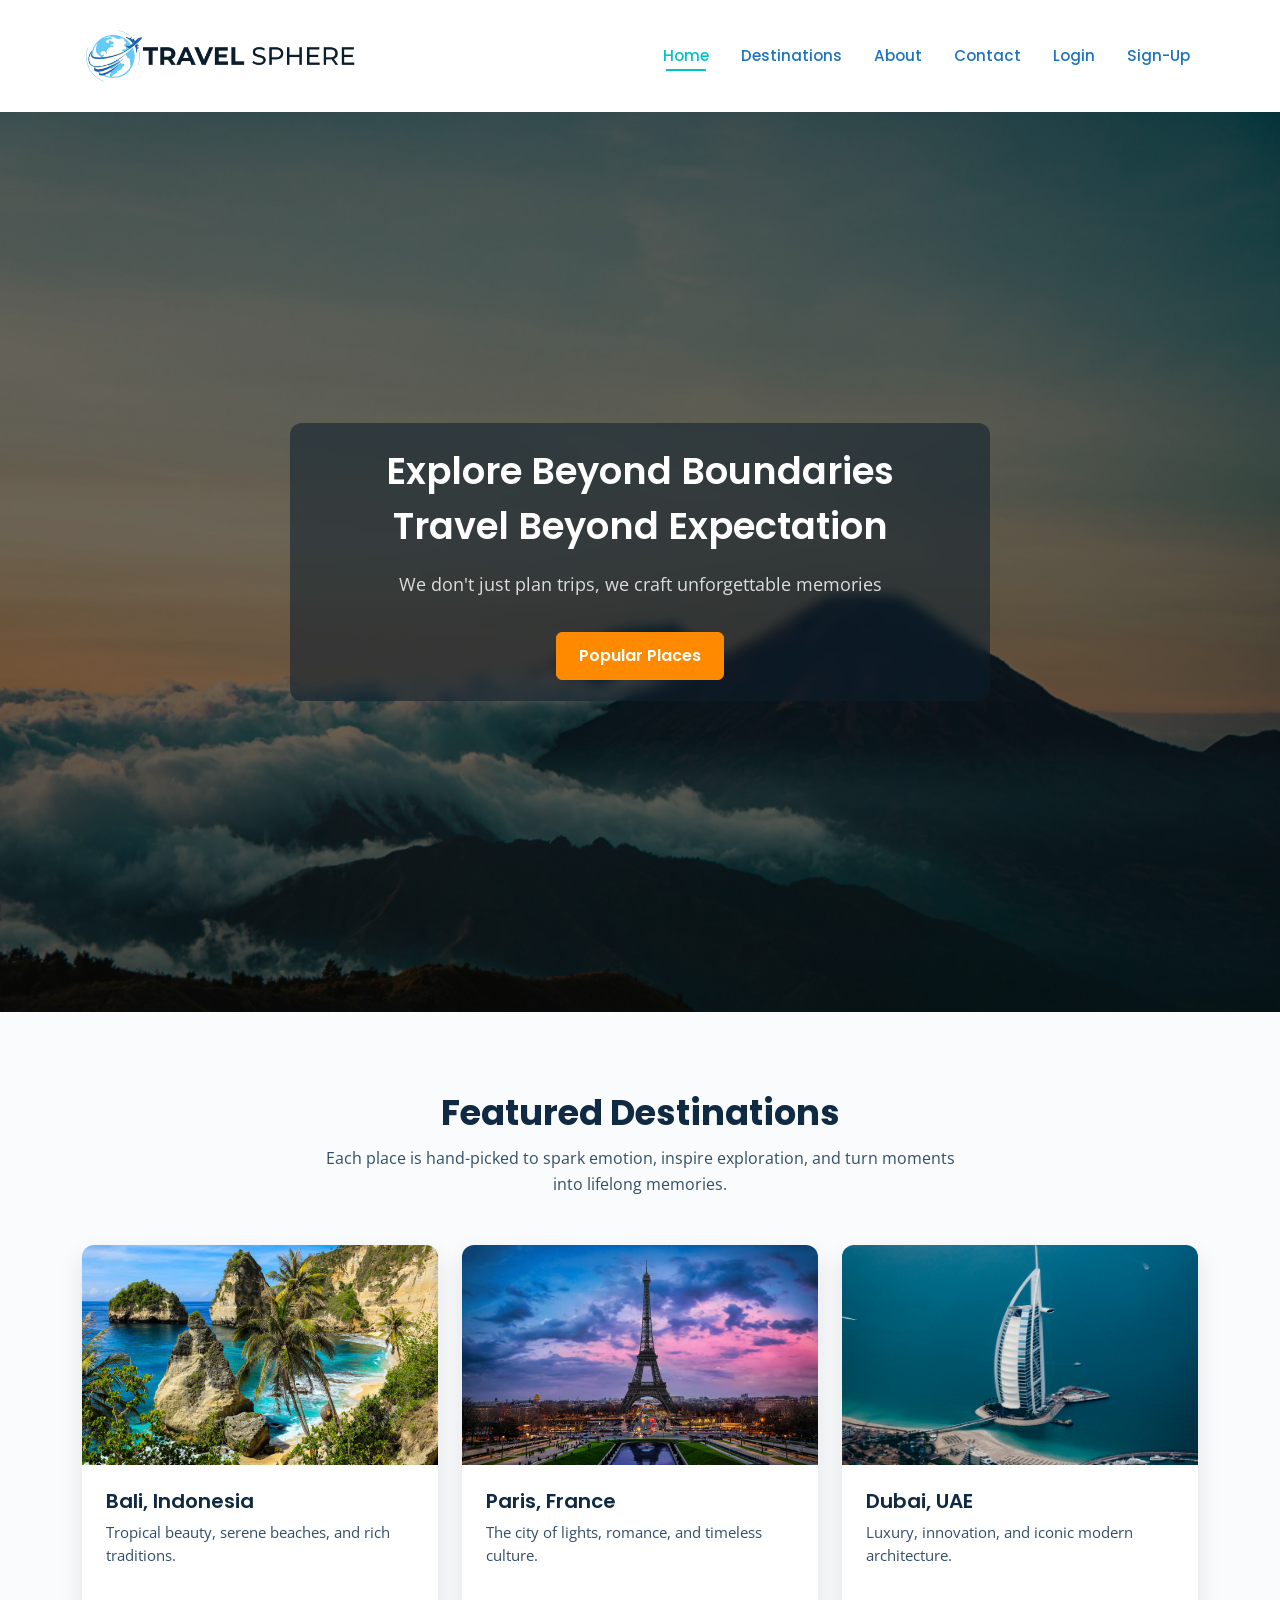
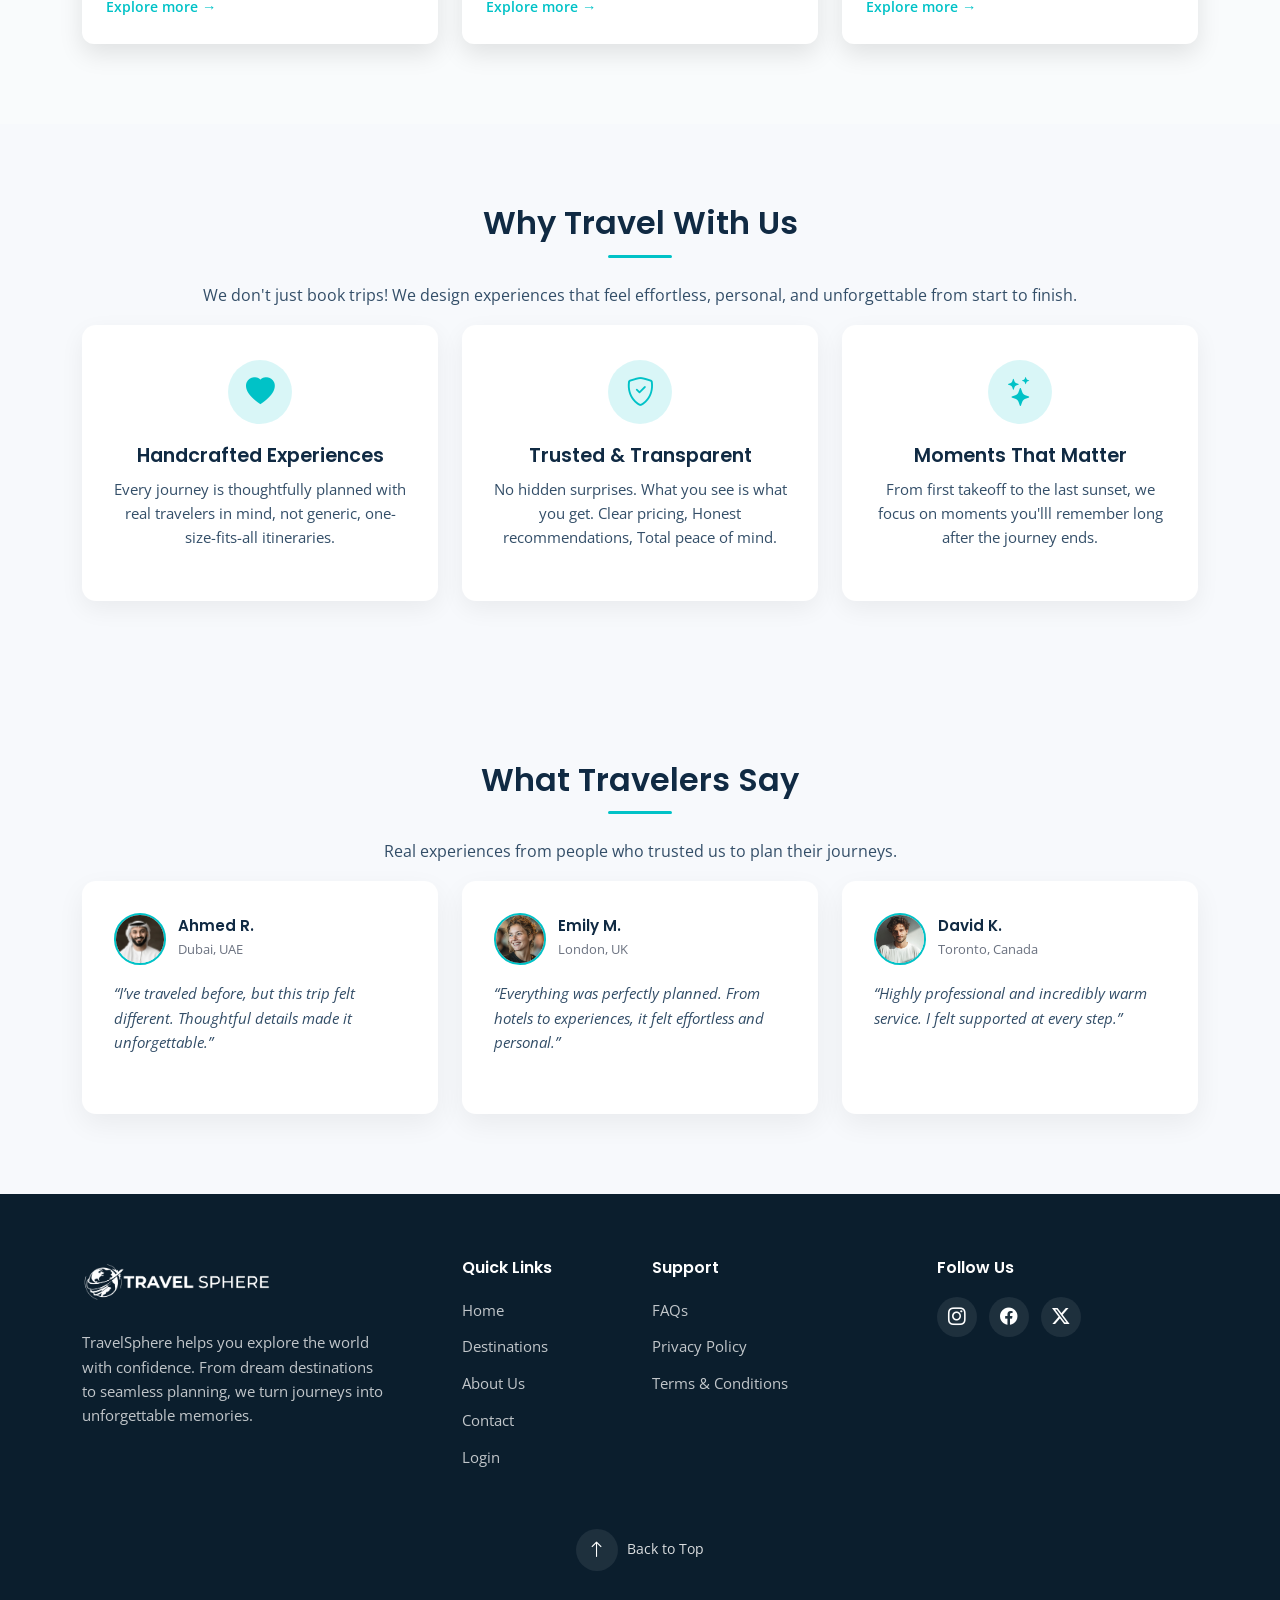
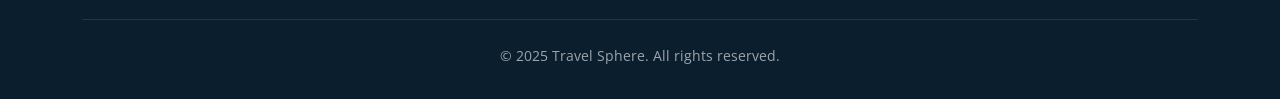
<file: index.html>
<!DOCTYPE html>
<html lang="en">

<head>
    <meta charset="UTF-8">
    <meta name="viewport" content="width=device-width, initial-scale=1.0">

    
    <!-- Google fonts -->
    <link rel="preconnect" href="https://fonts.googleapis.com">
    <link rel="preconnect" href="https://fonts.gstatic.com" crossorigin>

    <link
        href="https://fonts.googleapis.com/css2?family=Poppins:wght@500;600;700&family=Open+Sans:wght@400;500;600&display=swap"
        rel="stylesheet">


    <!-- Bootstrap link -->
    <link href="https://cdn.jsdelivr.net/npm/bootstrap@5.3.8/dist/css/bootstrap.min.css" rel="stylesheet">
    <link href="https://cdn.jsdelivr.net/npm/bootstrap-icons/font/bootstrap-icons.css" rel="stylesheet">


    <!-- CSS Sheet -->
    <link rel="stylesheet" href="assets/css/style.css">
    <link rel="stylesheet" href="assets/css/media.css">

    <title>Home - Travel Sphere</title>

</head>

<body>
    <!-- HEADER / NAVBAR -->
   <header>
        <nav class="navbar navbar-expand-lg navbar-light">

            <div class="container">

                <!-- Logo -->
                <a class="navbar-brand" href="index.html">
                    <img src="assets/images/logo.png" alt="Travel Sphere Logo" class="logo-img">
                </a>

                <!-- Mobile Toggle -->
                <button class="navbar-toggler" type="button" data-bs-toggle="collapse" data-bs-target="#mainNav"
                    aria-controls="mainNav" aria-expanded="false" aria-label="Toggle navigation">
                    <span class="navbar-toggler-icon"></span>
                </button>

                <!-- Navigation Links -->
                <div class="collapse navbar-collapse" id="mainNav">
                    <ul class="navbar-nav ms-auto mb-2 mb-lg-0">
                        <li class="nav-item">
                            <a class="nav-link active" href="index.html">Home</a>
                        </li>
                        <li class="nav-item">
                            <a class="nav-link" href="destinations.html">Destinations</a>
                        </li>
                        <li class="nav-item">
                            <a class="nav-link" href="about.html">About</a>
                        </li>
                        <li class="nav-item">
                            <a class="nav-link" href="contact.html">Contact</a>
                        </li>
                        <li class="nav-item">
                            <a class="nav-link " href="login.html">Login</a>
                        </li>
                        <li class="nav-item">
                            <a class="nav-link" href="signup.html">Sign-Up</a>
                        </li>
                    </ul>
                </div>

            </div>
        </nav>
    </header>

    <!-- HERO SECTION -->
    <section class="hero-section">
        <div class="hero-overlay"></div>

        <div class="container hero-content">
            <h1>Explore Beyond Boundaries <br>Travel Beyond Expectation</h1>
            <p>We don't just plan trips, we craft unforgettable memories</p>
            <a href="destinations.html" class="btn btn-primary">Popular Places</a>
        </div>
    </section>

    <!-- Featured Destinations SECTION -->
    <section class="featured-destinations section-padding">
        <div class="container">

            <!-- Section Header -->
            <div class="section-header text-center mb-5">
                <h2>Featured Destinations</h2>
                <p>
                    Each place is hand-picked to spark emotion, inspire exploration,
                    and turn moments into lifelong memories.
                </p>
            </div>

            <!-- Cards Grid -->
            <div class="row g-4">

                <!-- Bali -->
                <div class="col-lg-4 col-md-6">
                    <a href="destinations.html#bali" class="destination-link">
                        <div class="card destination-card h-100">
                            <img src="assets/images/featured/Bali-beach.jpg" class="card-img-top" alt="Bali">
                            <div class="card-body">
                                <h5 class="card-title">Bali, Indonesia</h5>
                                <p class="card-text">
                                    Tropical beauty, serene beaches, and rich traditions.
                                </p>
                                <span class="explore-text">Explore more →</span>
                            </div>
                        </div>
                    </a>
                </div>

                <!-- Paris -->
                <div class="col-lg-4 col-md-6">
                    <a href="destinations.html#paris" class="destination-link">
                        <div class="card destination-card h-100">
                            <img src="assets/images/featured/Paris-night.jpg" class="card-img-top" alt="Paris">
                            <div class="card-body">
                                <h5 class="card-title">Paris, France</h5>
                                <p class="card-text">
                                    The city of lights, romance, and timeless culture.
                                </p>
                                <span class="explore-text">Explore more →</span>
                            </div>
                        </div>
                    </a>
                </div>

                <!-- Dubai -->
                <div class="col-lg-4 col-md-6">
                    <a href="destinations.html#dubai" class="destination-link">
                        <div class="card destination-card h-100">
                            <img src="assets/images/featured/Dubai.jpg" class="card-img-top" alt="Dubai">
                            <div class="card-body">
                                <h5 class="card-title">Dubai, UAE</h5>
                                <p class="card-text">
                                    Luxury, innovation, and iconic modern architecture.
                                </p>
                                <span class="explore-text">Explore more →</span>
                            </div>
                        </div>
                    </a>
                </div>

            </div>
        </div>
    </section>

    <!-- Why Us Section -->
    <section class="why-us section-padding">
        <div class="container">

            <div class="section-header text-center">
                <h2>Why Travel With Us</h2>

                <!-- Decorative divider -->
                <span class="section-divider"></span>

                <p>
                    We don't just book trips! We design experiences that feel effortless,
                    personal, and unforgettable from start to finish.
                </p>
            </div>

            <div class="row g-4">

                <!-- Card 1 -->
                <div class="col-md-6 col-lg-4">
                    <div class="why-card text-center h-100">
                        <div class="why-icon">
                            <i class="bi bi-heart-fill"></i>
                        </div>
                        <h3>Handcrafted Experiences</h3>
                        <p>
                            Every journey is thoughtfully planned with real travelers in mind,
                            not generic, one-size-fits-all itineraries.
                        </p>
                    </div>
                </div>

                <!-- Card 2 -->
                <div class="col-md-6 col-lg-4">
                    <div class="why-card text-center h-100">
                        <div class="why-icon">
                            <i class="bi bi-shield-check"></i>
                        </div>
                        <h3>Trusted & Transparent</h3>
                        <p>
                            No hidden surprises. What you see is what you get.
                            Clear pricing, Honest recommendations, Total peace of mind.
                        </p>
                    </div>
                </div>

                <!-- Card 3 -->
                <div class="col-md-6 col-lg-4">
                    <div class="why-card text-center h-100">
                        <div class="why-icon">
                            <i class="bi bi-stars"></i>
                        </div>
                        <h3>Moments That Matter</h3>
                        <p>
                            From first takeoff to the last sunset, we focus on moments
                            you'lll remember long after the journey ends.
                        </p>
                    </div>
                </div>

            </div>
        </div>
    </section>


    <!-- Testimonials Section -->
    <section class="testimonials section-padding">
        <div class="container">

            <!-- Section Header -->
            <div class="section-header text-center">
                <h2>What Travelers Say</h2>

                <!-- Decorative divider -->
                <span class="section-divider"></span>

                <p>Real experiences from people who trusted us to plan their journeys.</p>
            </div>

            <div class="row g-4">

                <!-- Review 1 -->
                <div class="col-lg-4 col-md-6">
                    <div class="testimonial-card">

                        <!-- User Header -->
                        <div class="testimonial-user">
                            <img src="assets/images/reviews/ahmed.jpg" alt="Ahmed from Dubai">
                            <div class="user-info">
                                <h6>Ahmed R.</h6>
                                <span>Dubai, UAE</span>
                            </div>
                        </div>

                        <!-- Review Text -->
                        <p class="testimonial-text">
                            “I’ve traveled before, but this trip felt different.
                            Thoughtful details made it unforgettable.”
                        </p>

                    </div>
                </div>

                <!-- Review 2 -->
                <div class="col-lg-4 col-md-6">
                    <div class="testimonial-card">

                        <div class="testimonial-user">
                            <img src="assets/images/reviews/emily.jpg" alt="Emily from London">
                            <div class="user-info">
                                <h6>Emily M.</h6>
                                <span>London, UK</span>
                            </div>
                        </div>

                        <p class="testimonial-text">
                            “Everything was perfectly planned. From hotels to experiences,
                            it felt effortless and personal.”
                        </p>

                    </div>
                </div>

                <!-- Review 3 -->
                <div class="col-lg-4 col-md-6">
                    <div class="testimonial-card">

                        <div class="testimonial-user">
                            <img src="assets/images/reviews/david.jpg" alt="David from Toronto">
                            <div class="user-info">
                                <h6>David K.</h6>
                                <span>Toronto, Canada</span>
                            </div>
                        </div>

                        <p class="testimonial-text">
                            “Highly professional and incredibly warm service.
                            I felt supported at every step.”
                        </p>

                    </div>
                </div>

            </div>
        </div>
    </section>

    <!-- Footer SECTION -->
     <footer class="site-footer">
        <div class="container">
            <div class="row gy-4">

                <!-- Brand / About -->
                <div class="col-lg-4 col-md-6">
                    <div class="footer-brand">
                        <img src="assets/images/logo.png" alt="TravelSphere Logo" class="footer-logo">
                        <p>
                            TravelSphere helps you explore the world with confidence.
                            From dream destinations to seamless planning, we turn journeys
                            into unforgettable memories.
                        </p>
                    </div>
                </div>

                <!-- Quick Links -->
                <div class="col-lg-2 col-md-6 footer-links-col">
                    <h5 class="footer-title">Quick Links</h5>
                    <ul class="footer-links">
                        <li><a href="index.html">Home</a></li>
                        <li><a href="destinations.html">Destinations</a></li>
                        <li><a href="about.html">About Us</a></li>
                        <li><a href="contact.html">Contact</a></li>
                        <li><a href="login.html">Login</a></li>
                    </ul>
                </div>

                <!-- Support -->
                <div class="col-lg-3 col-md-6 footer-links-col">
                    <h5 class="footer-title">Support</h5>
                    <ul class="footer-links">
                        <li><a href="#">FAQs</a></li>
                        <li><a href="#">Privacy Policy</a></li>
                        <li><a href="#">Terms & Conditions</a></li>
                    </ul>
                </div>

                <!-- Social -->
                <div class="col-lg-3 col-md-6">
                    <h5 class="footer-title">Follow Us</h5>
                    <div class="footer-social">
                        <a href="#" aria-label="Instagram"><i class="bi bi-instagram"></i></a>
                        <a href="#" aria-label="Facebook"><i class="bi bi-facebook"></i></a>
                        <a href="#" aria-label="Twitter"><i class="bi bi-twitter-x"></i></a>
                    </div>
                </div>

            </div>

            <!-- Back to Top -->
            <div class="footer-back-to-top">
                <a href="#" class="back-to-top" aria-label="Back to top">
                    <span class="back-to-top-icon">
                        <i class="bi bi-arrow-up"></i>
                    </span>
                    <span class="back-to-top-text">Back to Top</span>
                </a>
            </div>


            <!-- Bottom Bar -->
            <div class="footer-bottom">
                <p>&copy; 2025 Travel Sphere. All rights reserved.</p>

            </div>
        </div>
    </footer>


    <script src="https://cdn.jsdelivr.net/npm/bootstrap@5.3.8/dist/js/bootstrap.bundle.min.js"></script>
    <script>
        const navbar = document.querySelector('.custom-navbar');

        window.addEventListener('scroll', () => {
            if (window.scrollY > 60) {
                navbar.classList.add('scrolled');
            } else {
                navbar.classList.remove('scrolled');
            }
        });
    </script>

</body>

</html>
</file>
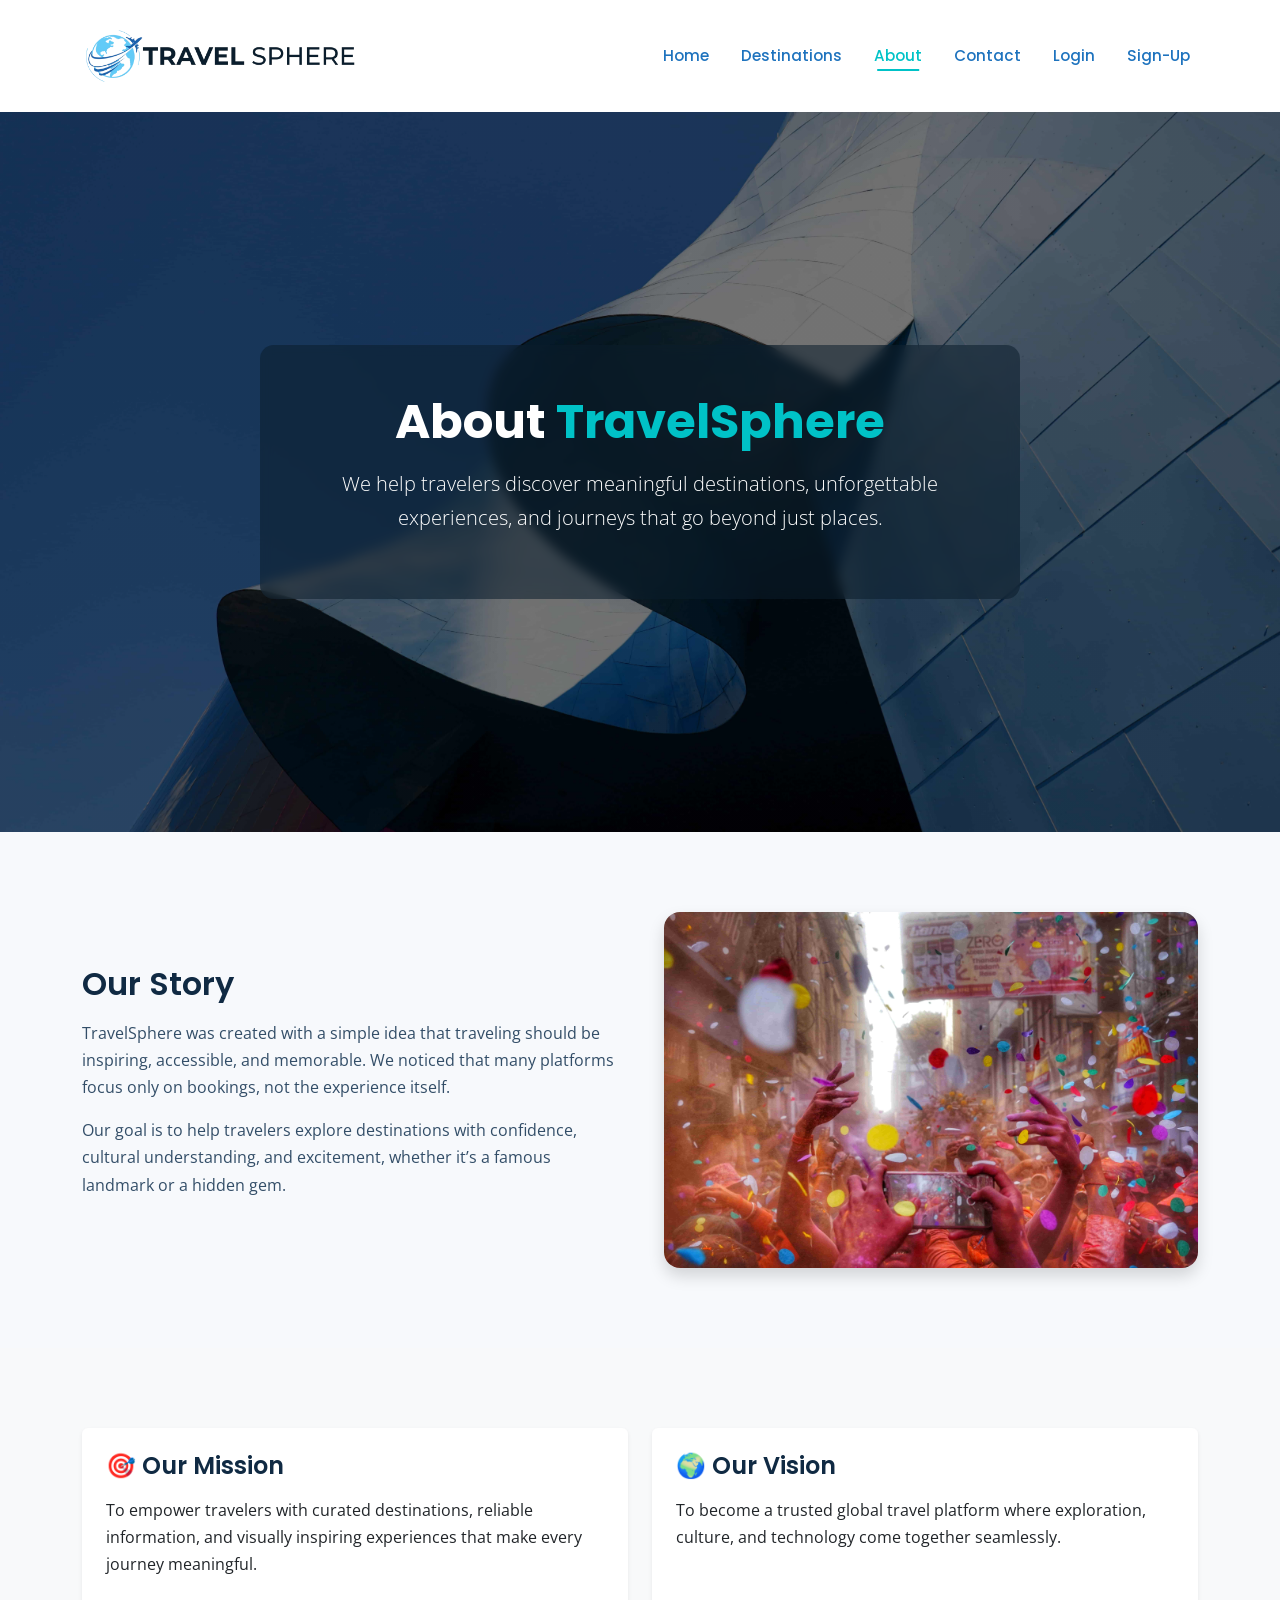
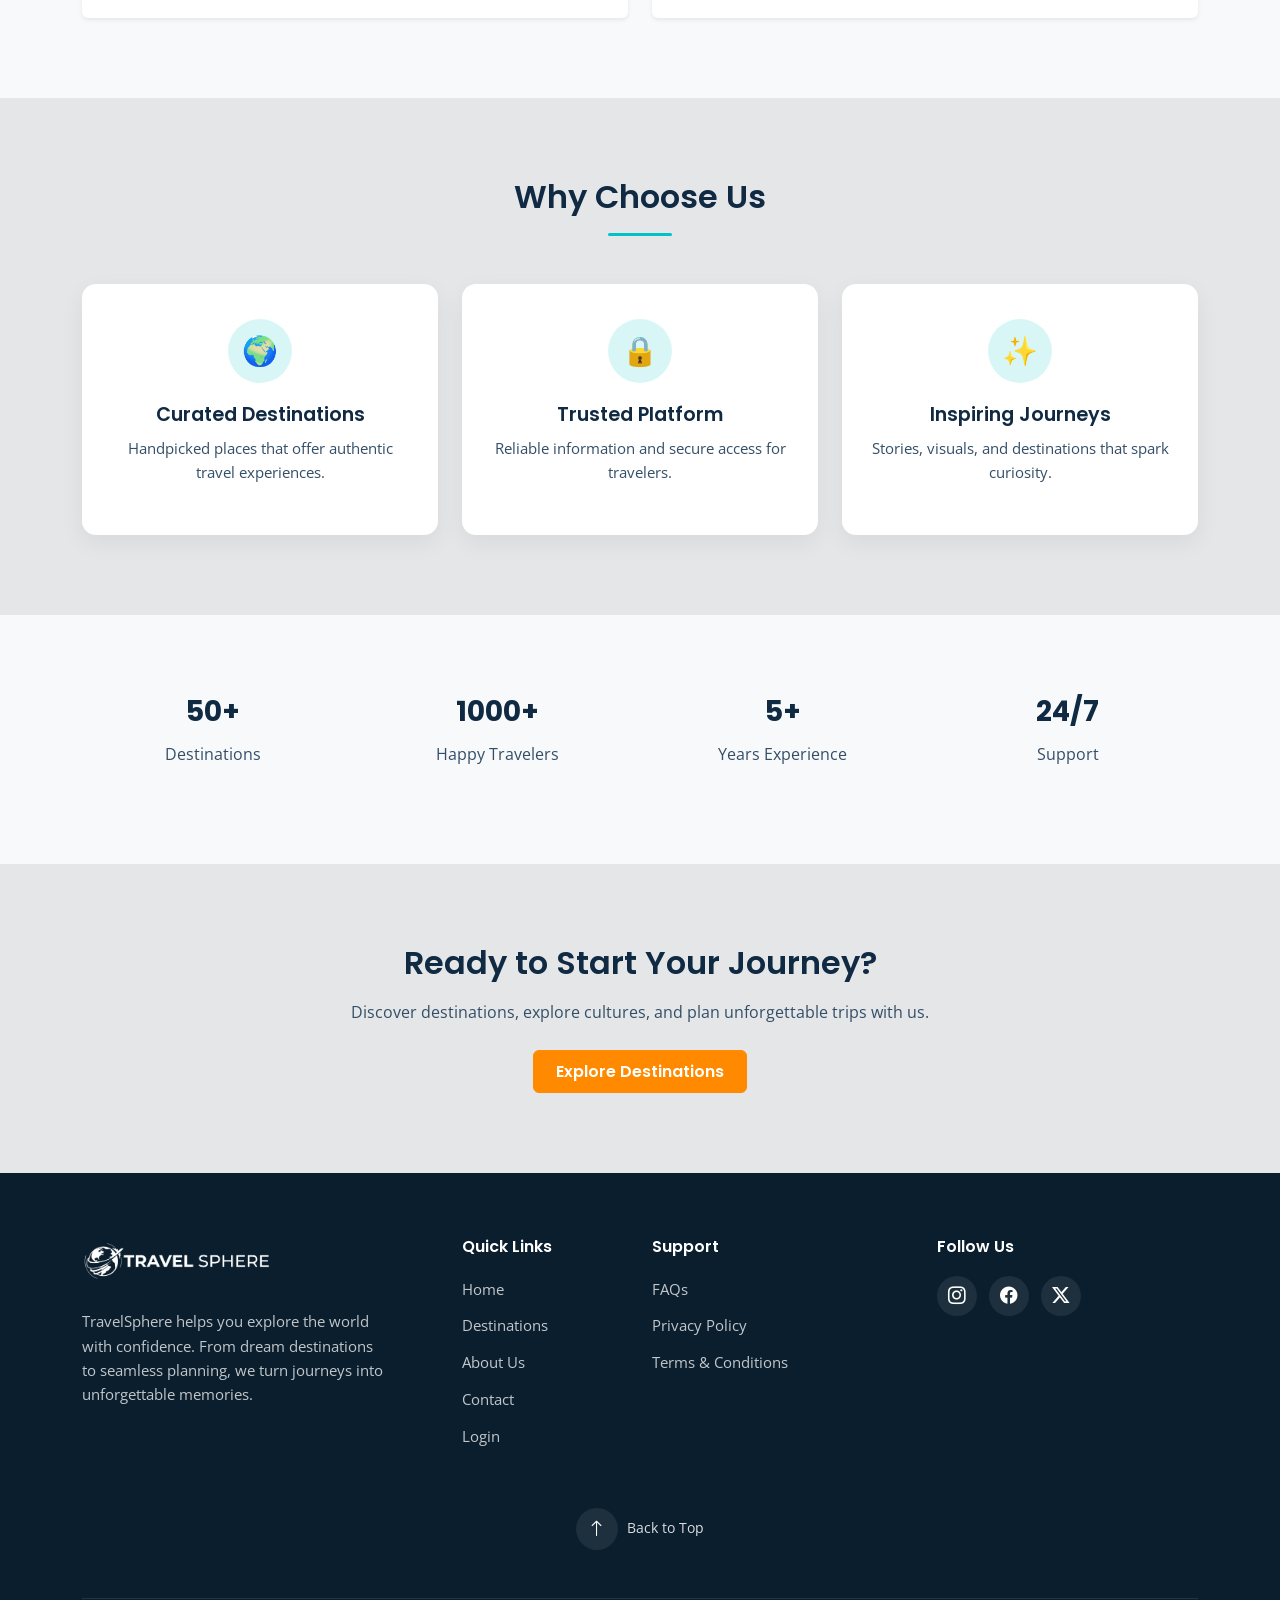
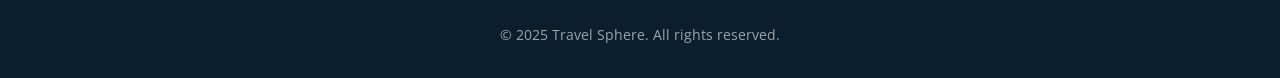
<file: about.html>
<!DOCTYPE html>
<html lang="en">

<head>
    <meta charset="UTF-8">
    <meta name="viewport" content="width=device-width, initial-scale=1.0">


    <link rel="preconnect" href="https://fonts.googleapis.com">
    <link rel="preconnect" href="https://fonts.gstatic.com" crossorigin>

    <link
        href="https://fonts.googleapis.com/css2?family=Poppins:wght@500;600;700&family=Open+Sans:wght@400;500;600&display=swap"
        rel="stylesheet">


    <!-- Bootstrap link -->
    <link href="https://cdn.jsdelivr.net/npm/bootstrap@5.3.8/dist/css/bootstrap.min.css" rel="stylesheet">
    <link href="https://cdn.jsdelivr.net/npm/bootstrap-icons/font/bootstrap-icons.css" rel="stylesheet">


    <!-- CSS Sheet -->
    <link rel="stylesheet" href="assets/css/style.css">
    <link rel="stylesheet" href="assets/css/media.css">

    <title>About - Travel Sphere</title>

</head>

<body>
    <header>
        <nav class="navbar navbar-expand-lg navbar-light">

            <div class="container">

                <!-- Logo -->
                <a class="navbar-brand" href="index.html">
                    <img src="assets/images/logo.png" alt="Travel Sphere Logo" class="logo-img">
                </a>

                <!-- Mobile Toggle -->
                <button class="navbar-toggler" type="button" data-bs-toggle="collapse" data-bs-target="#mainNav"
                    aria-controls="mainNav" aria-expanded="false" aria-label="Toggle navigation">
                    <span class="navbar-toggler-icon"></span>
                </button>

                <!-- Navigation Links -->
                <div class="collapse navbar-collapse" id="mainNav">
                    <ul class="navbar-nav ms-auto mb-2 mb-lg-0">
                        <li class="nav-item">
                            <a class="nav-link " href="index.html">Home</a>
                        </li>
                        <li class="nav-item">
                            <a class="nav-link" href="destinations.html">Destinations</a>
                        </li>
                        <li class="nav-item">
                            <a class="nav-link active" href="about.html">About</a>
                        </li>
                        <li class="nav-item">
                            <a class="nav-link " href="contact.html">Contact</a>
                        </li>
                        <li class="nav-item">
                            <a class="nav-link " href="login.html">Login</a>
                        </li>
                        <li class="nav-item">
                            <a class="nav-link" href="signup.html">Sign-Up</a>
                        </li>
                    </ul>
                </div>

            </div>
        </nav>
    </header>

    <!-- Page Header -->
    <section class="page-header about-hero text-white d-flex align-items-center text-center">
        <div class="container hero-glass">
            <h1 class="display-5 fw-bold mb-3">
                About <span>TravelSphere</span>
            </h1>
            <p class="lead mx-auto" style="max-width: 720px;">
                We help travelers discover meaningful destinations, unforgettable experiences,
                and journeys that go beyond just places.
            </p>
        </div>
    </section>


    <!-- Our Story -->
    <section class="section-padding smp">
        <div class="container">
            <div class="row align-items-center g-5">

                <!-- Text -->
                <div class="col-lg-6">
                    <h2 class="mb-3">Our Story</h2>

                    <p>
                        TravelSphere was created with a simple idea that traveling should be inspiring,
                        accessible, and memorable. We noticed that many platforms focus only on
                        bookings, not the experience itself.
                    </p>

                    <p>
                        Our goal is to help travelers explore destinations with confidence,
                        cultural understanding, and excitement, whether it’s a famous landmark
                        or a hidden gem.
                    </p>
                </div>

                <!-- Image -->
                <div class="col-lg-6">
                    <img src="assets/images/hero/our-story.jpg" class="img-fluid rounded-4 shadow"
                        alt="Our travel story">
                </div>

            </div>
        </div>
    </section>


    <!-- Mission & Vision -->
    <section class="section-padding bg-light">
        <div class="container">
            <div class="row g-4">

                <!-- Mission -->
                <div class="col-md-6">
                    <div class="card h-100 border-0 shadow-sm p-4">
                        <h4 class="mb-3">🎯 Our Mission</h4>
                        <p>
                            To empower travelers with curated destinations, reliable information,
                            and visually inspiring experiences that make every journey meaningful.
                        </p>
                    </div>
                </div>

                <!-- Vision -->
                <div class="col-md-6">
                    <div class="card h-100 border-0 shadow-sm p-4">
                        <h4 class="mb-3">🌍 Our Vision</h4>
                        <p>
                            To become a trusted global travel platform where exploration,
                            culture, and technology come together seamlessly.
                        </p>
                    </div>
                </div>

            </div>
        </div>
    </section>


    <!-- Why Choose Us -->
    <section class="section-padding section-soft">
        <div class="container text-center">

            <h2 class="mb-3">Why Choose Us</h2>
            <span class="section-divider"></span>

            <div class="row g-4 mt-4">

                <div class="col-md-4">
                    <div class="why-card h-100">
                        <div class="why-icon">🌍</div>
                        <h3>Curated Destinations</h3>
                        <p>Handpicked places that offer authentic travel experiences.</p>
                    </div>
                </div>

                <div class="col-md-4">
                    <div class="why-card h-100">
                        <div class="why-icon">🔒</div>
                        <h3>Trusted Platform</h3>
                        <p>Reliable information and secure access for travelers.</p>
                    </div>
                </div>

                <div class="col-md-4">
                    <div class="why-card h-100">
                        <div class="why-icon">✨</div>
                        <h3>Inspiring Journeys</h3>
                        <p>Stories, visuals, and destinations that spark curiosity.</p>
                    </div>
                </div>

            </div>
        </div>
    </section>


    <!-- Stats -->
    <section class="section-padding bg-light">
        <div class="container text-center">
            <div class="row g-4">

                <div class="col-md-3">
                    <h3 class="fw-bold">50+</h3>
                    <p>Destinations</p>
                </div>

                <div class="col-md-3">
                    <h3 class="fw-bold">1000+</h3>
                    <p>Happy Travelers</p>
                </div>

                <div class="col-md-3">
                    <h3 class="fw-bold">5+</h3>
                    <p>Years Experience</p>
                </div>

                <div class="col-md-3">
                    <h3 class="fw-bold">24/7</h3>
                    <p>Support</p>
                </div>

            </div>
        </div>
    </section>


    <!-- Call to Action -->
    <section class="section-padding text-center section-soft">
        <div class="container ">
            <h2 class="mb-3">Ready to Start Your Journey?</h2>
            <p class="mb-4">
                Discover destinations, explore cultures, and plan unforgettable trips with us.
            </p>
            <a href="destinations.html" class="btn btn-primary">
                Explore Destinations
            </a>
        </div>
    </section>



    <!-- Footer SECTION -->
    <footer class="site-footer">
        <div class="container">
            <div class="row gy-4">

                <!-- Brand / About -->
                <div class="col-lg-4 col-md-6">
                    <div class="footer-brand">
                        <img src="assets/images/logo.png" alt="TravelSphere Logo" class="footer-logo">
                        <p>
                            TravelSphere helps you explore the world with confidence.
                            From dream destinations to seamless planning, we turn journeys
                            into unforgettable memories.
                        </p>
                    </div>
                </div>

                <!-- Quick Links -->
                <div class="col-lg-2 col-md-6 footer-links-col">
                    <h5 class="footer-title">Quick Links</h5>
                    <ul class="footer-links">
                        <li><a href="index.html">Home</a></li>
                        <li><a href="destinations.html">Destinations</a></li>
                        <li><a href="about.html">About Us</a></li>
                        <li><a href="contact.html">Contact</a></li>
                        <li><a href="login.html">Login</a></li>
                    </ul>
                </div>

                <!-- Support -->
                <div class="col-lg-3 col-md-6 footer-links-col">
                    <h5 class="footer-title">Support</h5>
                    <ul class="footer-links">
                        <li><a href="#">FAQs</a></li>
                        <li><a href="#">Privacy Policy</a></li>
                        <li><a href="#">Terms & Conditions</a></li>
                    </ul>
                </div>

                <!-- Social -->
                <div class="col-lg-3 col-md-6">
                    <h5 class="footer-title">Follow Us</h5>
                    <div class="footer-social">
                        <a href="#" aria-label="Instagram"><i class="bi bi-instagram"></i></a>
                        <a href="#" aria-label="Facebook"><i class="bi bi-facebook"></i></a>
                        <a href="#" aria-label="Twitter"><i class="bi bi-twitter-x"></i></a>
                    </div>
                </div>

            </div>

            <!-- Back to Top -->
            <div class="footer-back-to-top">
                <a href="#" class="back-to-top" aria-label="Back to top">
                    <span class="back-to-top-icon">
                        <i class="bi bi-arrow-up"></i>
                    </span>
                    <span class="back-to-top-text">Back to Top</span>
                </a>
            </div>


            <!-- Bottom Bar -->
            <div class="footer-bottom">
                <p>&copy; 2025 Travel Sphere. All rights reserved.</p>

            </div>
        </div>
    </footer>



    <script src="https://cdn.jsdelivr.net/npm/bootstrap@5.3.8/dist/js/bootstrap.bundle.min.js"></script>
</body>

</html>
</file>
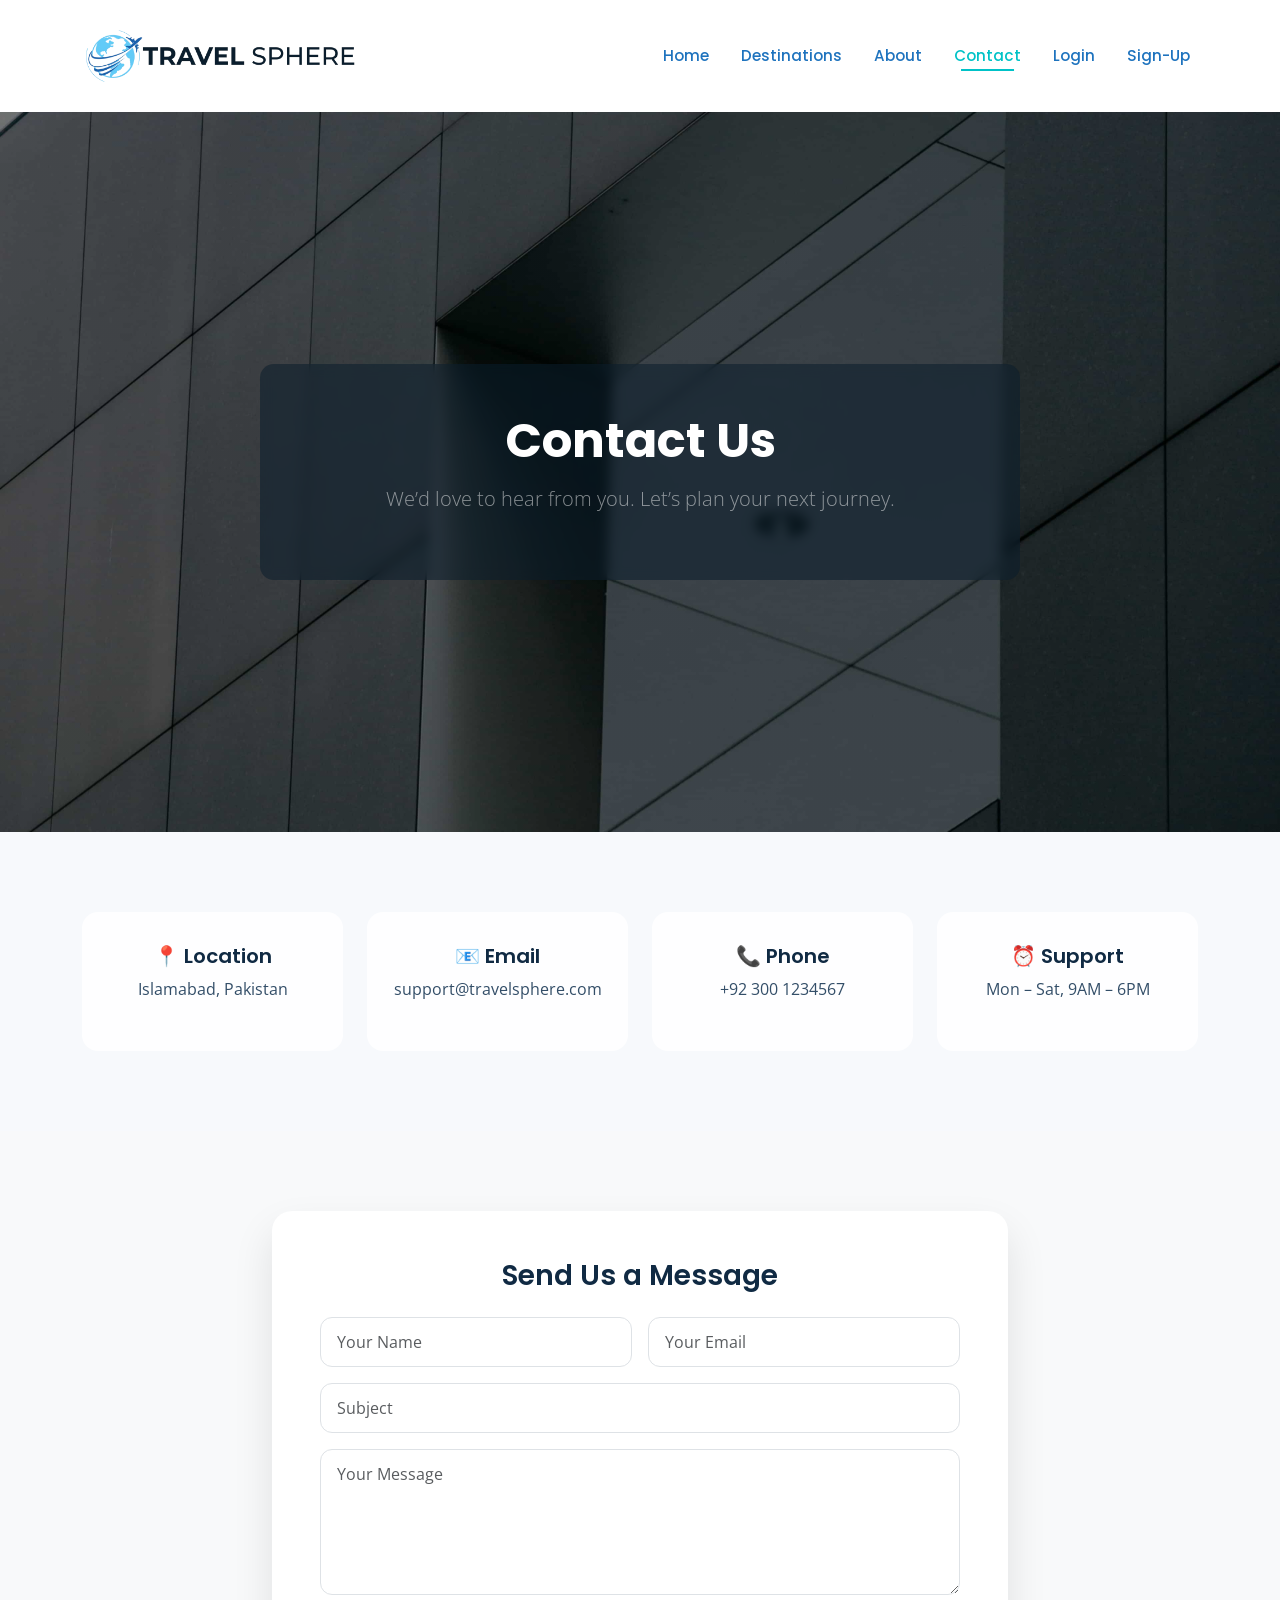
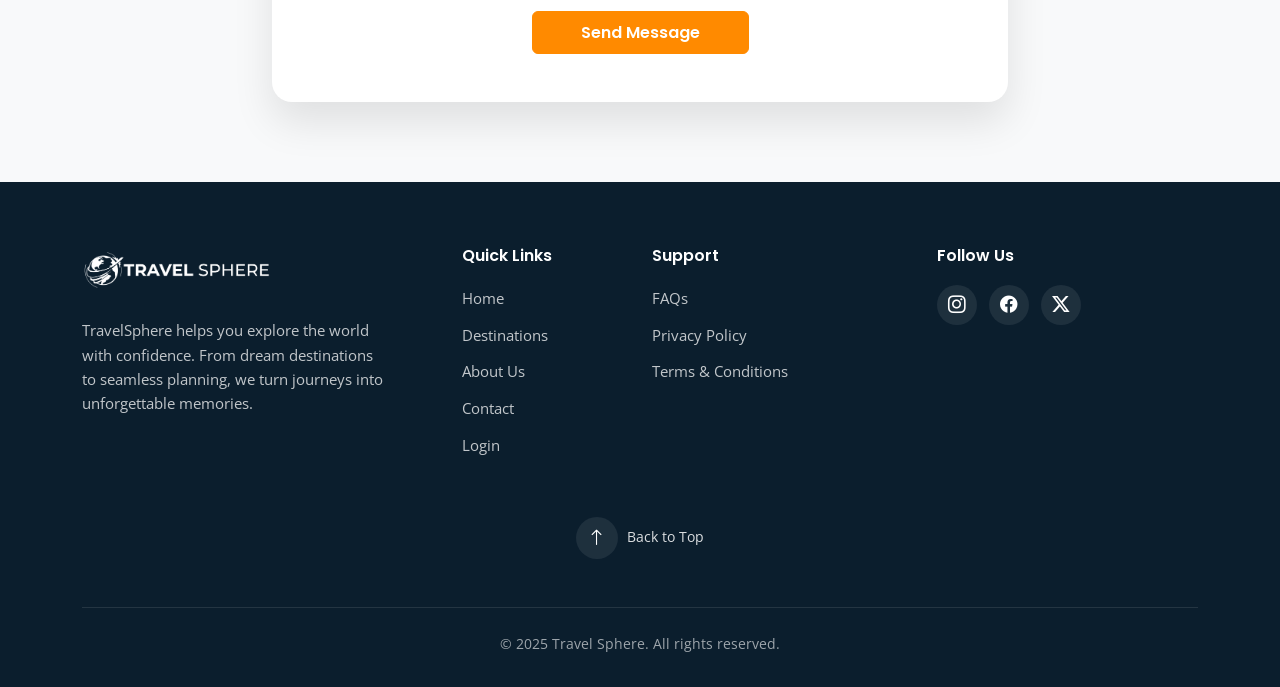
<file: contact.html>
<!DOCTYPE html>
<html lang="en">

<head>
    <meta charset="UTF-8">
    <meta name="viewport" content="width=device-width, initial-scale=1.0">


    <!-- Google fonts -->
    <link rel="preconnect" href="https://fonts.googleapis.com">
    <link rel="preconnect" href="https://fonts.gstatic.com" crossorigin>

    <link
        href="https://fonts.googleapis.com/css2?family=Poppins:wght@500;600;700&family=Open+Sans:wght@400;500;600&display=swap"
        rel="stylesheet">


    <!-- Bootstrap link -->
    <link href="https://cdn.jsdelivr.net/npm/bootstrap@5.3.8/dist/css/bootstrap.min.css" rel="stylesheet">
    <link href="https://cdn.jsdelivr.net/npm/bootstrap-icons/font/bootstrap-icons.css" rel="stylesheet">


    <!-- CSS Sheet -->
    <link rel="stylesheet" href="assets/css/style.css">
    <link rel="stylesheet" href="assets/css/media.css">

    <title>Contact - Travel Sphere</title>

</head>

<body>
   <header>
        <nav class="navbar navbar-expand-lg navbar-light">

            <div class="container">

                <!-- Logo -->
                <a class="navbar-brand" href="index.html">
                    <img src="assets/images/logo.png" alt="Travel Sphere Logo" class="logo-img">
                </a>

                <!-- Mobile Toggle -->
                <button class="navbar-toggler" type="button" data-bs-toggle="collapse" data-bs-target="#mainNav"
                    aria-controls="mainNav" aria-expanded="false" aria-label="Toggle navigation">
                    <span class="navbar-toggler-icon"></span>
                </button>

                <!-- Navigation Links -->
                <div class="collapse navbar-collapse" id="mainNav">
                    <ul class="navbar-nav ms-auto mb-2 mb-lg-0">
                        <li class="nav-item">
                            <a class="nav-link " href="index.html">Home</a>
                        </li>
                        <li class="nav-item">
                            <a class="nav-link" href="destinations.html">Destinations</a>
                        </li>
                        <li class="nav-item">
                            <a class="nav-link" href="about.html">About</a>
                        </li>
                        <li class="nav-item">
                            <a class="nav-link active" href="contact.html">Contact</a>
                        </li>
                        <li class="nav-item">
                            <a class="nav-link " href="login.html">Login</a>
                        </li>
                        <li class="nav-item">
                            <a class="nav-link" href="signup.html">Sign-Up</a>
                        </li>
                    </ul>
                </div>

            </div>
        </nav>
    </header>

<section class="page-header contact-hero text-white d-flex align-items-center text-center">
    <div class="container hero-glass">
        <h1 class="display-5 fw-bold text-white">Contact Us</h1>
        <p class="lead text-white-50">
            We’d love to hear from you. Let’s plan your next journey.
        </p>
    </div>
</section>


<section class="section-padding">
    <div class="container">
        <div class="row g-4 text-center">

            <div class="col-md-3">
                <div class="contact-card">
                    <h5>📍 Location</h5>
                    <p>Islamabad, Pakistan</p>
                </div>
            </div>

            <div class="col-md-3">
                <div class="contact-card">
                    <h5>📧 Email</h5>
                    <p>support@travelsphere.com</p>
                </div>
            </div>

            <div class="col-md-3">
                <div class="contact-card">
                    <h5>📞 Phone</h5>
                    <p>+92 300 1234567</p>
                </div>
            </div>

            <div class="col-md-3">
                <div class="contact-card">
                    <h5>⏰ Support</h5>
                    <p>Mon – Sat, 9AM – 6PM</p>
                </div>
            </div>

        </div>
    </div>
</section>


<section class="section-padding bg-light">
    <div class="container">
        <div class="row justify-content-center">
            <div class="col-lg-8">

                <div class="contact-form">
                    <h3 class="mb-4 text-center">Send Us a Message</h3>

                    <form>
                        <div class="row g-3">
                            <div class="col-md-6">
                                <input type="text" class="form-control" placeholder="Your Name" required>
                            </div>

                            <div class="col-md-6">
                                <input type="email" class="form-control" placeholder="Your Email" required>
                            </div>

                            <div class="col-12">
                                <input type="text" class="form-control" placeholder="Subject">
                            </div>

                            <div class="col-12">
                                <textarea class="form-control" rows="5" placeholder="Your Message"></textarea>
                            </div>

                            <div class="col-12 text-center">
                                <button class="btn btn-primary px-5">
                                    Send Message
                                </button>
                            </div>
                        </div>
                    </form>

                </div>

            </div>
        </div>
    </div>
</section>


<!-- Footer SECTION -->
   <footer class="site-footer">
        <div class="container">
            <div class="row gy-4">

                <!-- Brand / About -->
                <div class="col-lg-4 col-md-6">
                    <div class="footer-brand">
                        <img src="assets/images/logo.png" alt="TravelSphere Logo" class="footer-logo">
                        <p>
                            TravelSphere helps you explore the world with confidence.
                            From dream destinations to seamless planning, we turn journeys
                            into unforgettable memories.
                        </p>
                    </div>
                </div>

                <!-- Quick Links -->
                <div class="col-lg-2 col-md-6 footer-links-col">
                    <h5 class="footer-title">Quick Links</h5>
                    <ul class="footer-links">
                        <li><a href="index.html">Home</a></li>
                        <li><a href="destinations.html">Destinations</a></li>
                        <li><a href="about.html">About Us</a></li>
                        <li><a href="contact.html">Contact</a></li>
                        <li><a href="login.html">Login</a></li>
                    </ul>
                </div>

                <!-- Support -->
                <div class="col-lg-3 col-md-6 footer-links-col">
                    <h5 class="footer-title">Support</h5>
                    <ul class="footer-links">
                        <li><a href="#">FAQs</a></li>
                        <li><a href="#">Privacy Policy</a></li>
                        <li><a href="#">Terms & Conditions</a></li>
                    </ul>
                </div>

                <!-- Social -->
                <div class="col-lg-3 col-md-6">
                    <h5 class="footer-title">Follow Us</h5>
                    <div class="footer-social">
                        <a href="#" aria-label="Instagram"><i class="bi bi-instagram"></i></a>
                        <a href="#" aria-label="Facebook"><i class="bi bi-facebook"></i></a>
                        <a href="#" aria-label="Twitter"><i class="bi bi-twitter-x"></i></a>
                    </div>
                </div>

            </div>

            <!-- Back to Top -->
            <div class="footer-back-to-top">
                <a href="#" class="back-to-top" aria-label="Back to top">
                    <span class="back-to-top-icon">
                        <i class="bi bi-arrow-up"></i>
                    </span>
                    <span class="back-to-top-text">Back to Top</span>
                </a>
            </div>


            <!-- Bottom Bar -->
            <div class="footer-bottom">
                <p>&copy; 2025 Travel Sphere. All rights reserved.</p>

            </div>
        </div>
    </footer>


    <script src="https://cdn.jsdelivr.net/npm/bootstrap@5.3.8/dist/js/bootstrap.bundle.min.js"></script>
</body>

</html>
</file>
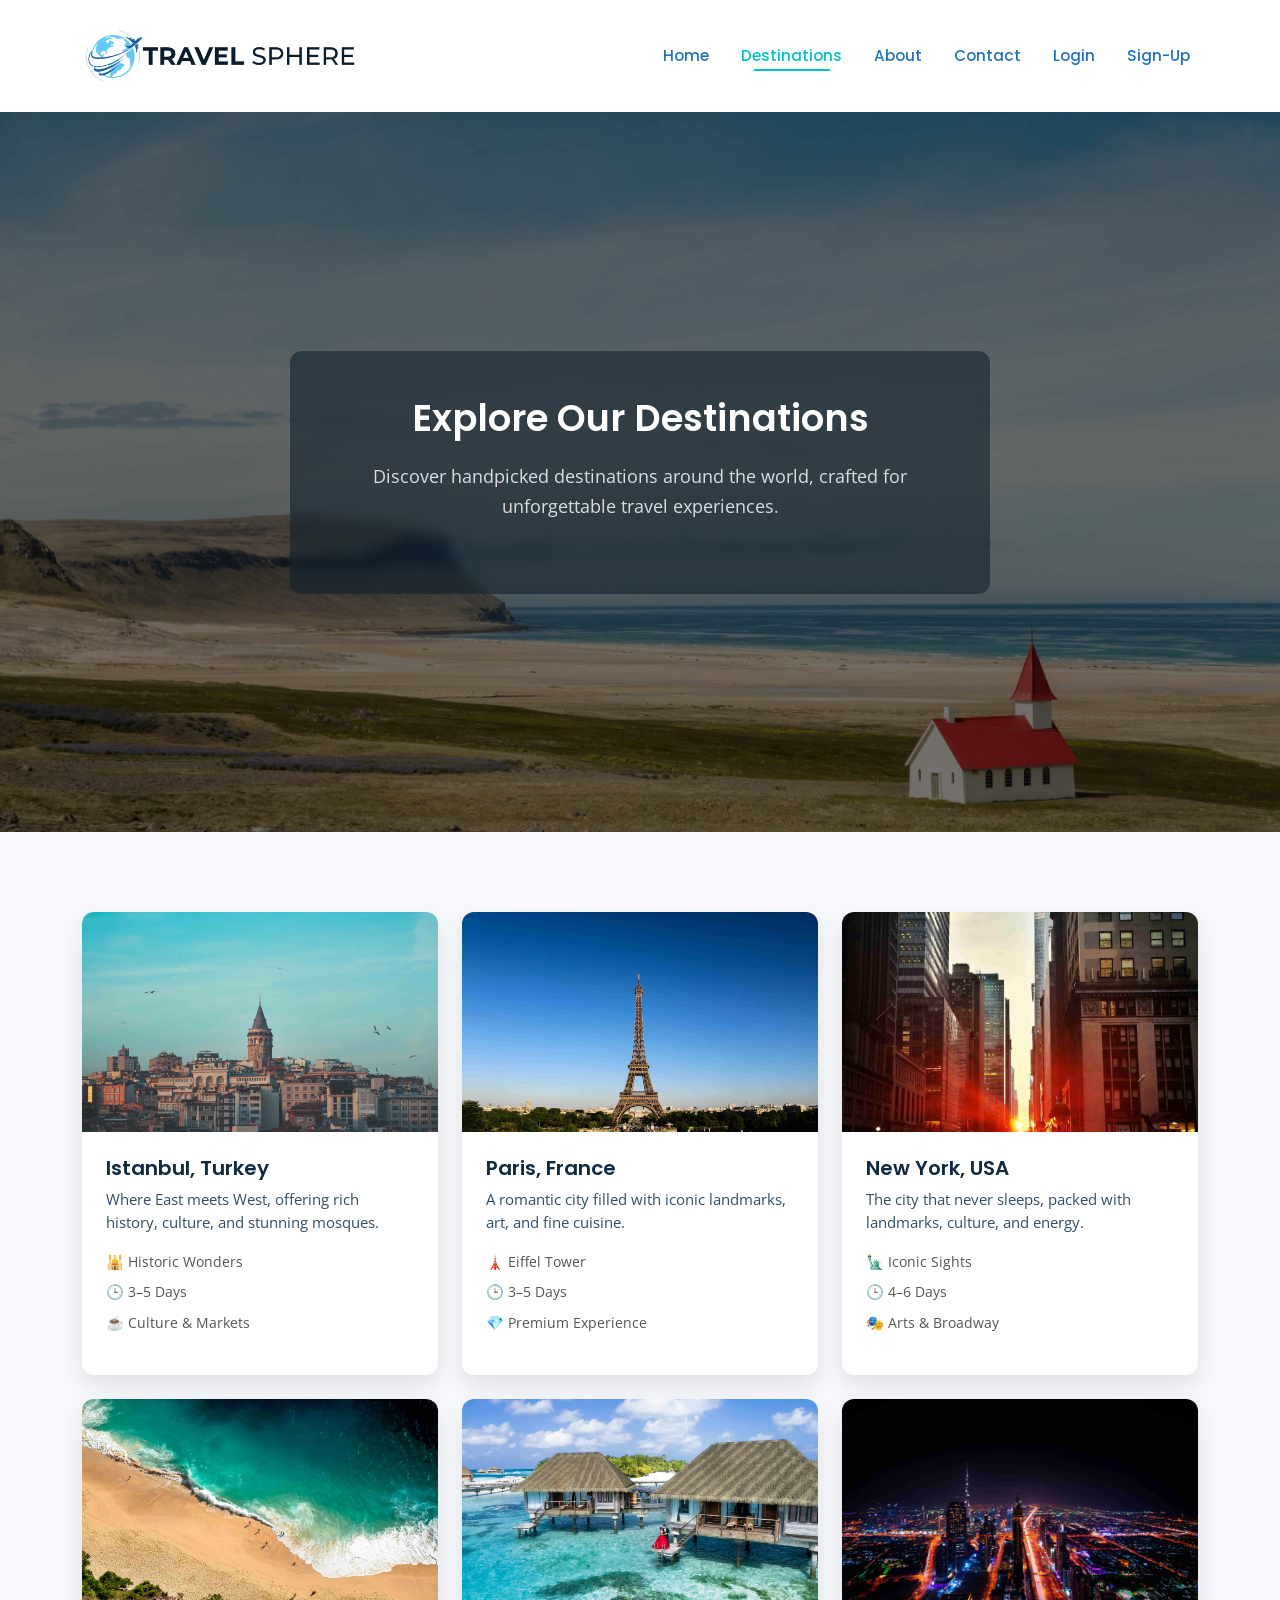
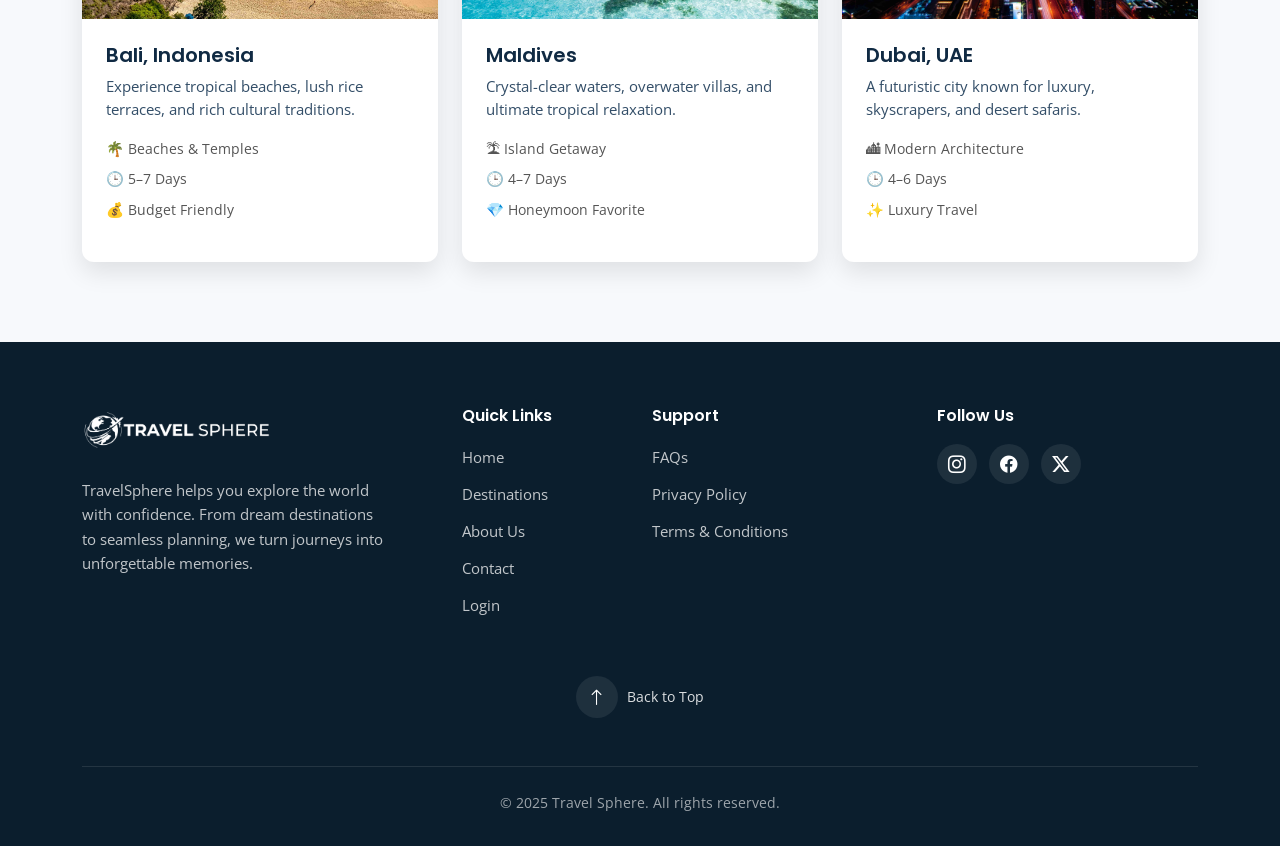
<file: destinations.html>
<!DOCTYPE html>
<html lang="en">

<head>
    <meta charset="UTF-8">
    <meta name="viewport" content="width=device-width, initial-scale=1.0">
   
    <!-- Google fonts -->
    <link rel="preconnect" href="https://fonts.googleapis.com">
    <link rel="preconnect" href="https://fonts.gstatic.com" crossorigin>

    <link
        href="https://fonts.googleapis.com/css2?family=Poppins:wght@500;600;700&family=Open+Sans:wght@400;500;600&display=swap"
        rel="stylesheet">


    <!-- Bootstrap link -->
    <link href="https://cdn.jsdelivr.net/npm/bootstrap@5.3.8/dist/css/bootstrap.min.css" rel="stylesheet">
    <link href="https://cdn.jsdelivr.net/npm/bootstrap-icons/font/bootstrap-icons.css" rel="stylesheet">


    <!-- CSS Sheet -->
    <link rel="stylesheet" href="assets/css/style.css">
    <link rel="stylesheet" href="assets/css/media.css">

    <title>Destinations - Travel Sphere</title>

</head>

<body>
    <header>
        <nav class="navbar navbar-expand-lg navbar-light">

            <div class="container">

                <!-- Logo -->
                <a class="navbar-brand" href="index.html">
                    <img src="assets/images/logo.png" alt="Travel Sphere Logo" class="logo-img">
                </a>

                <!-- Mobile Toggle -->
                <button class="navbar-toggler" type="button" data-bs-toggle="collapse" data-bs-target="#mainNav"
                    aria-controls="mainNav" aria-expanded="false" aria-label="Toggle navigation">
                    <span class="navbar-toggler-icon"></span>
                </button>

                <!-- Navigation Links -->
                <div class="collapse navbar-collapse" id="mainNav">
                    <ul class="navbar-nav ms-auto mb-2 mb-lg-0">
                        <li class="nav-item">
                            <a class="nav-link " href="index.html">Home</a>
                        </li>
                        <li class="nav-item">
                            <a class="nav-link active" href="destinations.html">Destinations</a>
                        </li>
                        <li class="nav-item">
                            <a class="nav-link" href="about.html">About</a>
                        </li>
                        <li class="nav-item">
                            <a class="nav-link" href="contact.html">Contact</a>
                        </li>
                        <li class="nav-item">
                            <a class="nav-link " href="login.html">Login</a>
                        </li>
                        <li class="nav-item">
                            <a class="nav-link" href="signup.html">Sign-Up</a>
                        </li>
                    </ul>
                </div>

            </div>
        </nav>
    </header>
    <!-- Destinations Hero -->
    <section class="page-hero destinations-hero">
        <div class="hero-overlay"></div>
        <div class="container">
            <div class="hero-content text-center">
                <h1>Explore Our Destinations</h1>
                <p>
                    Discover handpicked destinations around the world, crafted for
                    unforgettable travel experiences.
                </p>
            </div>
        </div>
    </section>

    <section class="destinations section-padding">
        <div class="container">

            <div class="row row-cols-1 row-cols-md-2 row-cols-lg-3 g-4">

                <!-- Istanbul -->
                <div class="col" id="istanbul">
                    <a href="login.html" class="destination-link">
                        <div class="card destination-card h-100">
                            <img src="assets/images/destinations/istanbul.jpg" class="card-img-top" alt="Istanbul">
                            <div class="card-body">
                                <h5 class="card-title">Istanbul, Turkey</h5>
                                <p class="card-text">
                                    Where East meets West, offering rich history, culture, and stunning mosques.
                                </p>
                                <ul class="destination-info">
                                    <li>🕌 Historic Wonders</li>
                                    <li>🕒 3–5 Days</li>
                                    <li>☕ Culture & Markets</li>
                                </ul>
                            </div>
                        </div>
                    </a>
                </div>


                <!-- Paris -->
                <div class="col" id="paris">
                    <a href="login.html" class="destination-link">
                        <div class="card destination-card h-100">
                            <img src="assets/images/destinations/paris.jpg" class="card-img-top" alt="Paris">
                            <div class="card-body">
                                <h5 class="card-title">Paris, France</h5>
                                <p class="card-text">
                                    A romantic city filled with iconic landmarks, art, and fine cuisine.
                                </p>
                                <ul class="destination-info">
                                    <li>🗼 Eiffel Tower</li>
                                    <li>🕒 3–5 Days</li>
                                    <li>💎 Premium Experience</li>
                                </ul>
                            </div>
                        </div>
                    </a>
                </div>





              

                <!-- New York -->
                <div class="col" id="newyork">
                    <a href="login.html" class="destination-link">
                        <div class="card destination-card h-100">
                            <img src="assets/images/destinations/newyork.jpg" class="card-img-top" alt="New York">
                            <div class="card-body">
                                <h5 class="card-title">New York, USA</h5>
                                <p class="card-text">
                                    The city that never sleeps, packed with landmarks, culture, and energy.
                                </p>
                                <ul class="destination-info">
                                    <li>🗽 Iconic Sights</li>
                                    <li>🕒 4–6 Days</li>
                                    <li>🎭 Arts & Broadway</li>
                                </ul>
                            </div>
                        </div>
                    </a>
                </div>

                <!-- Bali -->
                <div class="col" id="bali">
                    <a href="login.html" class="destination-link">
                        <div class="card destination-card h-100">
                            <img src="assets/images/destinations/bali.jpg" class="card-img-top" alt="Bali">
                            <div class="card-body">
                                <h5 class="card-title">Bali, Indonesia</h5>
                                <p class="card-text">
                                    Experience tropical beaches, lush rice terraces, and rich cultural traditions.
                                </p>
                                <ul class="destination-info">
                                    <li>🌴 Beaches & Temples</li>
                                    <li>🕒 5–7 Days</li>
                                    <li>💰 Budget Friendly</li>
                                </ul>
                            </div>
                        </div>
                    </a>
                </div>

                <!-- Maldives -->
                <div class="col" id="maldives">
                    <a href="login.html" class="destination-link">
                        <div class="card destination-card h-100">
                            <img src="assets/images/destinations/maldives.jpg" class="card-img-top" alt="Maldives">
                            <div class="card-body">
                                <h5 class="card-title">Maldives</h5>
                                <p class="card-text">
                                    Crystal-clear waters, overwater villas, and ultimate tropical relaxation.
                                </p>
                                <ul class="destination-info">
                                    <li>🏝 Island Getaway</li>
                                    <li>🕒 4–7 Days</li>
                                    <li>💎 Honeymoon Favorite</li>
                                </ul>
                            </div>
                        </div>
                    </a>
                </div>


                <!-- Dubai -->
                <div class="col" id="dubai">
                    <a href="login.html" class="destination-link">
                        <div class="card destination-card h-100">
                            <img src="assets/images/destinations/dubai-night.jpg" class="card-img-top" alt="Dubai">
                            <div class="card-body">
                                <h5 class="card-title">Dubai, UAE</h5>
                                <p class="card-text">
                                    A futuristic city known for luxury, skyscrapers, and desert safaris.
                                </p>
                                <ul class="destination-info">
                                    <li>🏙 Modern Architecture</li>
                                    <li>🕒 4–6 Days</li>
                                    <li>✨ Luxury Travel</li>
                                </ul>
                            </div>
                        </div>
                    </a>
                </div>

               
              

               
                

            </div>
        </div>
    </section>



    <!-- Footer SECTION -->
     <footer class="site-footer">
        <div class="container">
            <div class="row gy-4">

                <!-- Brand / About -->
                <div class="col-lg-4 col-md-6">
                    <div class="footer-brand">
                        <img src="assets/images/logo.png" alt="TravelSphere Logo" class="footer-logo">
                        <p>
                            TravelSphere helps you explore the world with confidence.
                            From dream destinations to seamless planning, we turn journeys
                            into unforgettable memories.
                        </p>
                    </div>
                </div>

                <!-- Quick Links -->
                <div class="col-lg-2 col-md-6 footer-links-col">
                    <h5 class="footer-title">Quick Links</h5>
                    <ul class="footer-links">
                        <li><a href="index.html">Home</a></li>
                        <li><a href="destinations.html">Destinations</a></li>
                        <li><a href="about.html">About Us</a></li>
                        <li><a href="contact.html">Contact</a></li>
                        <li><a href="login.html">Login</a></li>
                    </ul>
                </div>

                <!-- Support -->
                <div class="col-lg-3 col-md-6 footer-links-col">
                    <h5 class="footer-title">Support</h5>
                    <ul class="footer-links">
                        <li><a href="#">FAQs</a></li>
                        <li><a href="#">Privacy Policy</a></li>
                        <li><a href="#">Terms & Conditions</a></li>
                    </ul>
                </div>

                <!-- Social -->
                <div class="col-lg-3 col-md-6">
                    <h5 class="footer-title">Follow Us</h5>
                    <div class="footer-social">
                        <a href="#" aria-label="Instagram"><i class="bi bi-instagram"></i></a>
                        <a href="#" aria-label="Facebook"><i class="bi bi-facebook"></i></a>
                        <a href="#" aria-label="Twitter"><i class="bi bi-twitter-x"></i></a>
                    </div>
                </div>

            </div>

            <!-- Back to Top -->
            <div class="footer-back-to-top">
                <a href="#" class="back-to-top" aria-label="Back to top">
                    <span class="back-to-top-icon">
                        <i class="bi bi-arrow-up"></i>
                    </span>
                    <span class="back-to-top-text">Back to Top</span>
                </a>
            </div>


            <!-- Bottom Bar -->
            <div class="footer-bottom">
                <p>&copy; 2025 Travel Sphere. All rights reserved.</p>

            </div>
        </div>
    </footer>



    <script src="https://cdn.jsdelivr.net/npm/bootstrap@5.3.8/dist/js/bootstrap.bundle.min.js"></script>
</body>

</html>
</file>
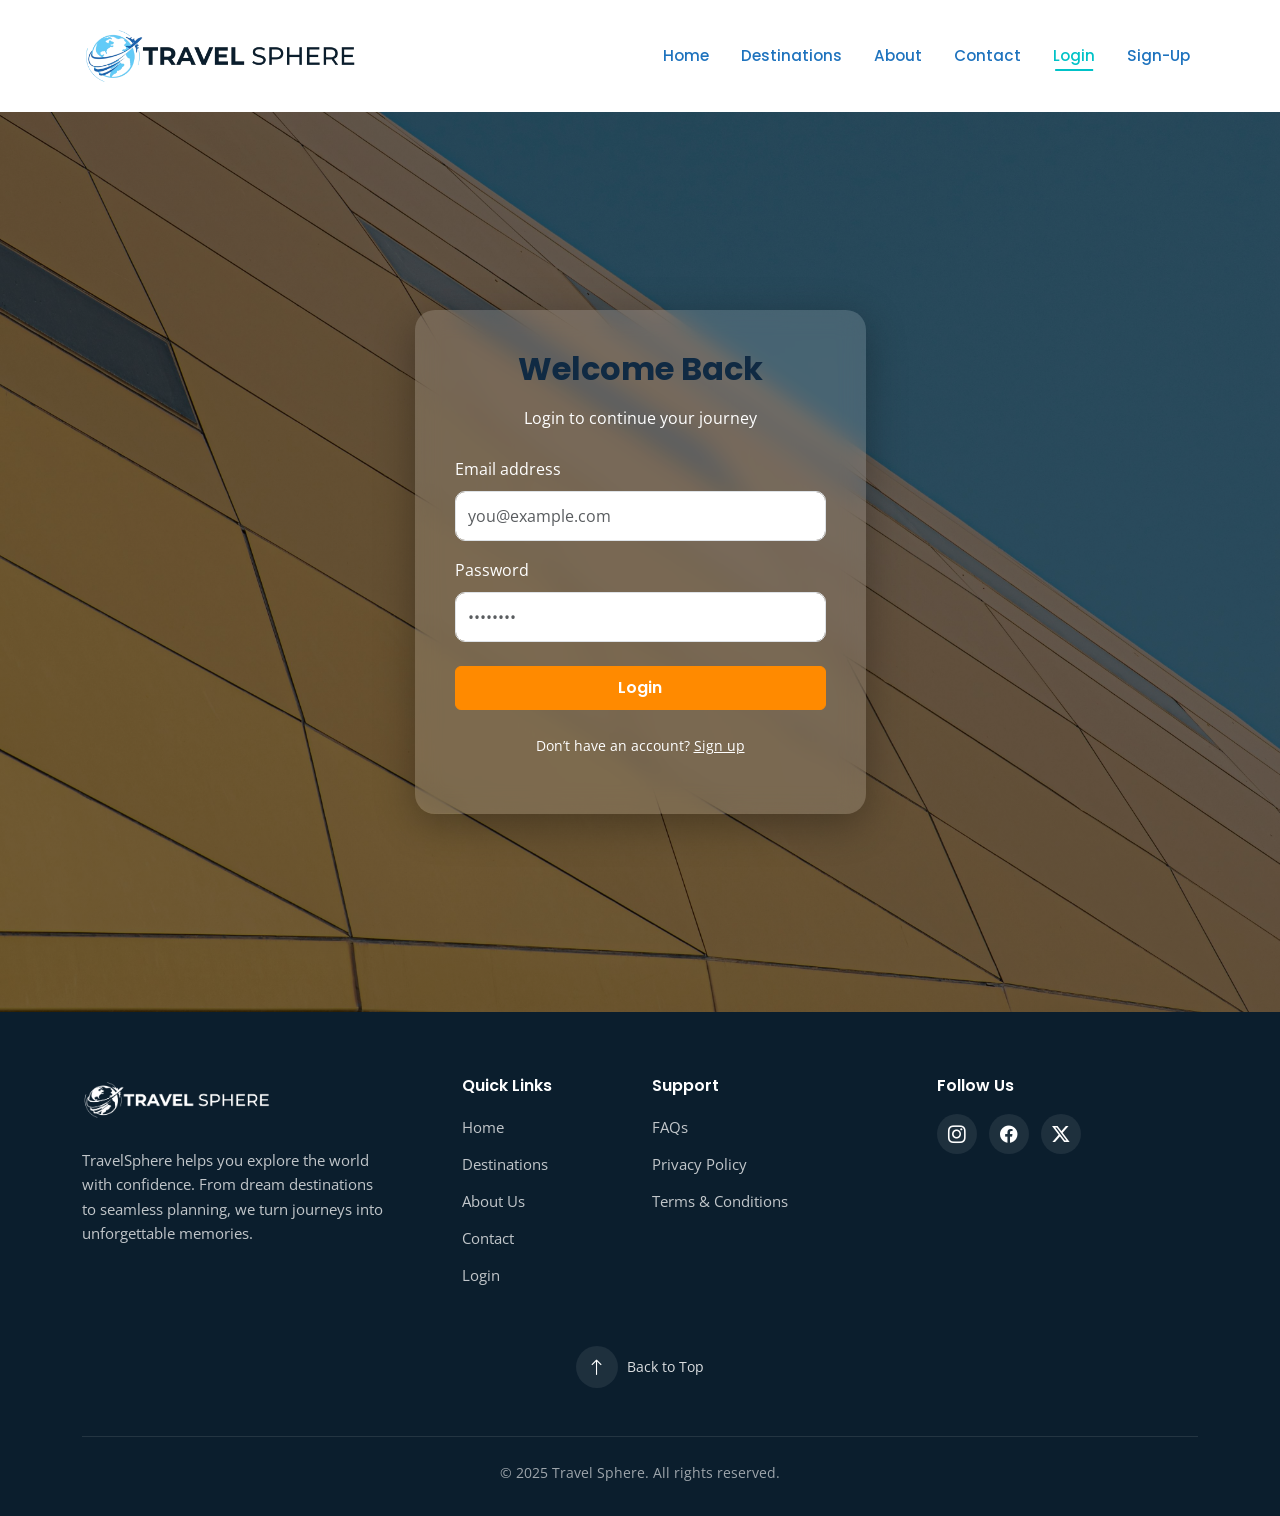
<file: login.html>
<!DOCTYPE html>
<html lang="en">

<head>
    <meta charset="UTF-8">
    <meta name="viewport" content="width=device-width, initial-scale=1.0">

   
    <!-- Google fonts -->
    <link rel="preconnect" href="https://fonts.googleapis.com">
    <link rel="preconnect" href="https://fonts.gstatic.com" crossorigin>

    <link
        href="https://fonts.googleapis.com/css2?family=Poppins:wght@500;600;700&family=Open+Sans:wght@400;500;600&display=swap"
        rel="stylesheet">


    <!-- Bootstrap link -->
    <link href="https://cdn.jsdelivr.net/npm/bootstrap@5.3.8/dist/css/bootstrap.min.css" rel="stylesheet">
    <link href="https://cdn.jsdelivr.net/npm/bootstrap-icons/font/bootstrap-icons.css" rel="stylesheet">


    <!-- CSS Sheet -->
    <link rel="stylesheet" href="assets/css/style.css">
    <link rel="stylesheet" href="assets/css/media.css">

    <title>Login - Travel Sphere</title>

</head>

<body>
   <header>
        <nav class="navbar navbar-expand-lg navbar-light">

            <div class="container">

                <!-- Logo -->
                <a class="navbar-brand" href="index.html">
                    <img src="assets/images/logo.png" alt="Travel Sphere Logo" class="logo-img">
                </a>

                <!-- Mobile Toggle -->
                <button class="navbar-toggler" type="button" data-bs-toggle="collapse" data-bs-target="#mainNav"
                    aria-controls="mainNav" aria-expanded="false" aria-label="Toggle navigation">
                    <span class="navbar-toggler-icon"></span>
                </button>

                <!-- Navigation Links -->
                <div class="collapse navbar-collapse" id="mainNav">
                    <ul class="navbar-nav ms-auto mb-2 mb-lg-0">
                        <li class="nav-item">
                            <a class="nav-link " href="index.html">Home</a>
                        </li>
                        <li class="nav-item">
                            <a class="nav-link" href="destinations.html">Destinations</a>
                        </li>
                        <li class="nav-item">
                            <a class="nav-link" href="about.html">About</a>
                        </li>
                        <li class="nav-item">
                            <a class="nav-link" href="contact.html">Contact</a>
                        </li>
                        <li class="nav-item">
                            <a class="nav-link active" href="login.html">Login</a>
                        </li>
                        <li class="nav-item">
                            <a class="nav-link" href="signup.html">Sign-Up</a>
                        </li>
                    </ul>
                </div>

            </div>
        </nav>
    </header>


    <!-- Login Hero -->
    <section class="login-hero d-flex align-items-center">
        <div class="container">
            <div class="row justify-content-center">
                <div class="col-lg-5 col-md-7">

                    <div class="login-card text-center">
                        <h2 class="mb-3">Welcome Back</h2>
                        <p class="mb-4">Login to continue your journey</p>

                        <form>
                            <div class="mb-3 text-start">
                                <label class="form-label">Email address</label>
                                <input type="email" class="form-control" placeholder="you@example.com" required>
                            </div>

                            <div class="mb-3 text-start">
                                <label class="form-label">Password</label>
                                <input type="password" class="form-control" placeholder="••••••••" required>
                            </div>

                            <button type="submit" class="btn btn-primary w-100 mt-2">
                                Login
                            </button>
                        </form>

                        <p class="mt-4 small">
                            Don’t have an account?
                            <a href="signup.html">Sign up</a>
                        </p>
                    </div>

                </div>
            </div>
        </div>
    </section>


    <!-- Footer SECTION -->
    <footer class="site-footer">
        <div class="container">
            <div class="row gy-4">

                <!-- Brand / About -->
                <div class="col-lg-4 col-md-6">
                    <div class="footer-brand">
                        <img src="assets/images/logo.png" alt="TravelSphere Logo" class="footer-logo">
                        <p>
                            TravelSphere helps you explore the world with confidence.
                            From dream destinations to seamless planning, we turn journeys
                            into unforgettable memories.
                        </p>
                    </div>
                </div>

                <!-- Quick Links -->
                <div class="col-lg-2 col-md-6 footer-links-col">
                    <h5 class="footer-title">Quick Links</h5>
                    <ul class="footer-links">
                        <li><a href="index.html">Home</a></li>
                        <li><a href="destinations.html">Destinations</a></li>
                        <li><a href="about.html">About Us</a></li>
                        <li><a href="contact.html">Contact</a></li>
                        <li><a href="login.html">Login</a></li>
                    </ul>
                </div>

                <!-- Support -->
                <div class="col-lg-3 col-md-6 footer-links-col">
                    <h5 class="footer-title">Support</h5>
                    <ul class="footer-links">
                        <li><a href="#">FAQs</a></li>
                        <li><a href="#">Privacy Policy</a></li>
                        <li><a href="#">Terms & Conditions</a></li>
                    </ul>
                </div>

                <!-- Social -->
                <div class="col-lg-3 col-md-6">
                    <h5 class="footer-title">Follow Us</h5>
                    <div class="footer-social">
                        <a href="#" aria-label="Instagram"><i class="bi bi-instagram"></i></a>
                        <a href="#" aria-label="Facebook"><i class="bi bi-facebook"></i></a>
                        <a href="#" aria-label="Twitter"><i class="bi bi-twitter-x"></i></a>
                    </div>
                </div>

            </div>

            <!-- Back to Top -->
            <div class="footer-back-to-top">
                <a href="#" class="back-to-top" aria-label="Back to top">
                    <span class="back-to-top-icon">
                        <i class="bi bi-arrow-up"></i>
                    </span>
                    <span class="back-to-top-text">Back to Top</span>
                </a>
            </div>


            <!-- Bottom Bar -->
            <div class="footer-bottom">
                <p>&copy; 2025 Travel Sphere. All rights reserved.</p>

            </div>
        </div>
    </footer>




    <script src="https://cdn.jsdelivr.net/npm/bootstrap@5.3.8/dist/js/bootstrap.bundle.min.js"></script>
</body>

</html>
</file>
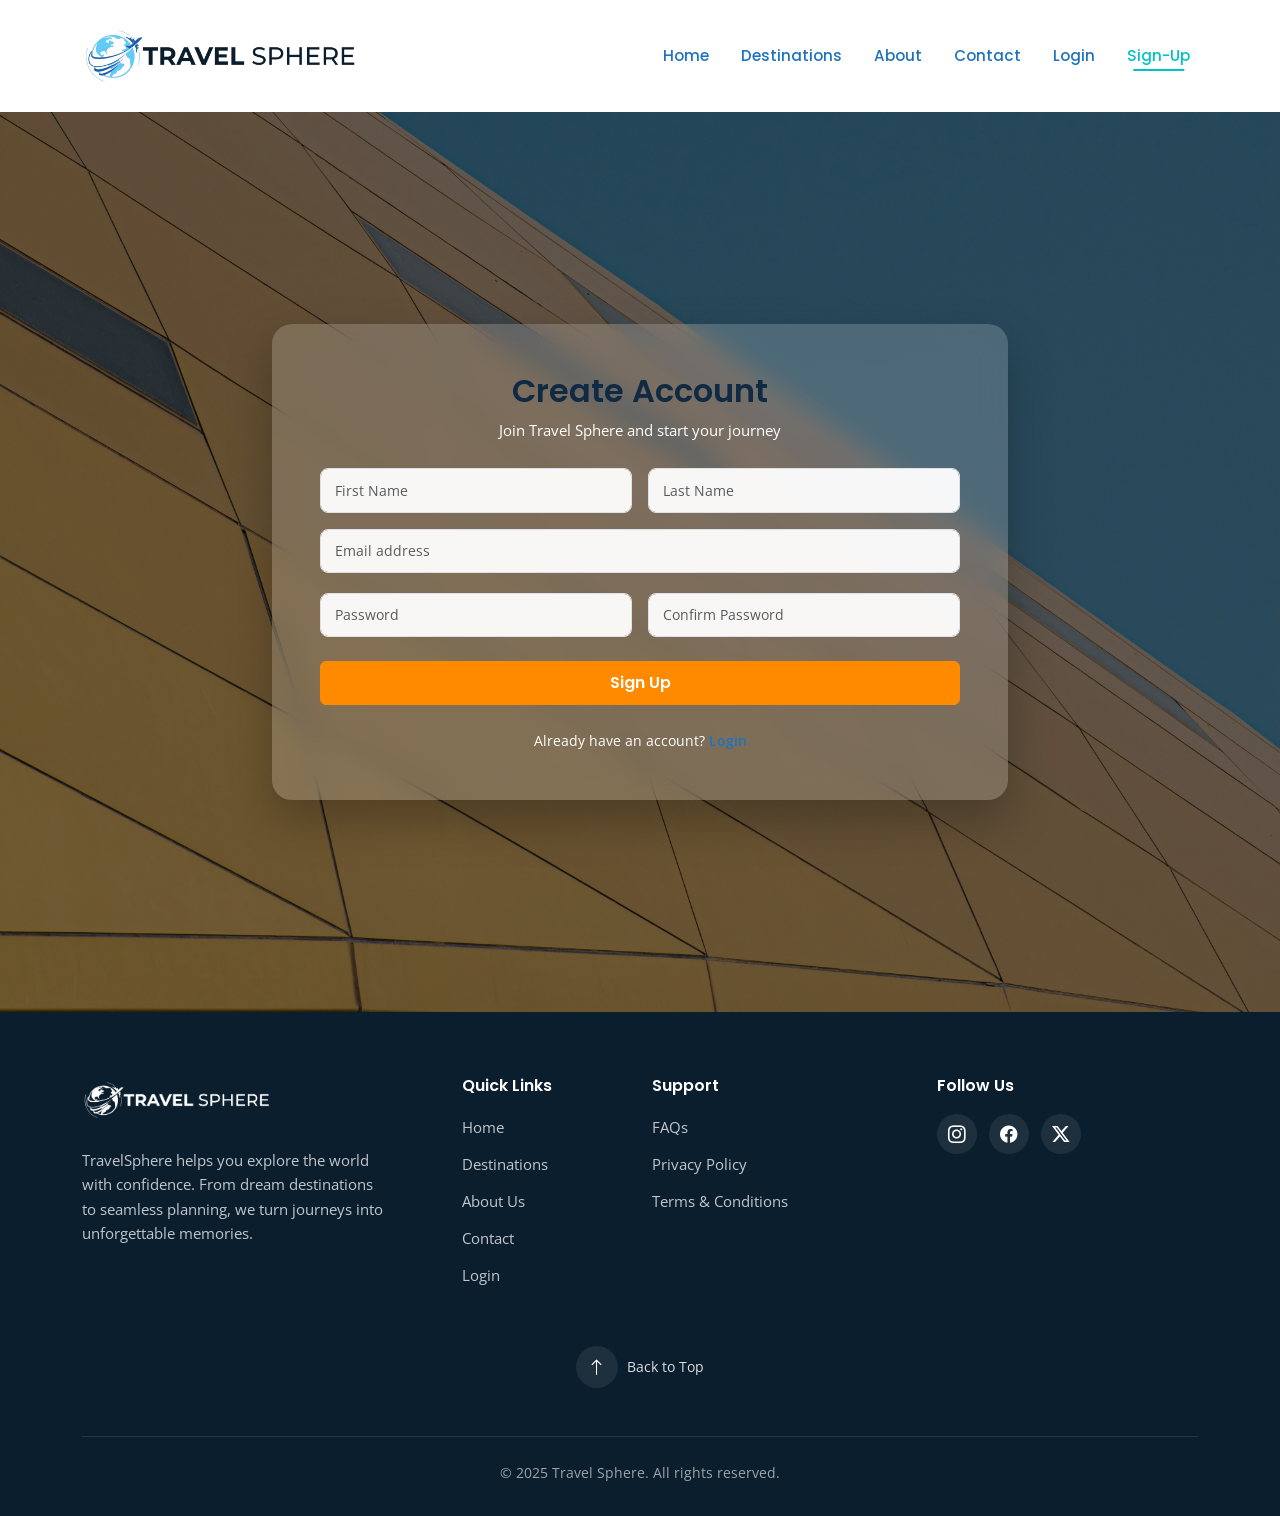
<file: signup.html>
<!DOCTYPE html>
<html lang="en">

<head>
    <meta charset="UTF-8">
    <meta name="viewport" content="width=device-width, initial-scale=1.0">

       <!-- Google fonts -->
    <link rel="preconnect" href="https://fonts.googleapis.com">
    <link rel="preconnect" href="https://fonts.gstatic.com" crossorigin>

    <link
        href="https://fonts.googleapis.com/css2?family=Poppins:wght@500;600;700&family=Open+Sans:wght@400;500;600&display=swap"
        rel="stylesheet">


    <!-- Bootstrap link -->
    <link href="https://cdn.jsdelivr.net/npm/bootstrap@5.3.8/dist/css/bootstrap.min.css" rel="stylesheet">
    <link href="https://cdn.jsdelivr.net/npm/bootstrap-icons/font/bootstrap-icons.css" rel="stylesheet">


    <!-- CSS Sheet -->
    <link rel="stylesheet" href="assets/css/style.css">
    <link rel="stylesheet" href="assets/css/media.css">

    <title>SignUp - Travel Sphere</title>

</head>

<body>
    <header>
        <nav class="navbar navbar-expand-lg navbar-light">

            <div class="container">

                <!-- Logo -->
                <a class="navbar-brand" href="index.html">
                    <img src="assets/images/logo.png" alt="Travel Sphere Logo" class="logo-img">
                </a>

                <!-- Mobile Toggle -->
                <button class="navbar-toggler" type="button" data-bs-toggle="collapse" data-bs-target="#mainNav"
                    aria-controls="mainNav" aria-expanded="false" aria-label="Toggle navigation">
                    <span class="navbar-toggler-icon"></span>
                </button>

                <!-- Navigation Links -->
                <div class="collapse navbar-collapse" id="mainNav">
                    <ul class="navbar-nav ms-auto mb-2 mb-lg-0">
                        <li class="nav-item">
                            <a class="nav-link " href="index.html">Home</a>
                        </li>
                        <li class="nav-item">
                            <a class="nav-link" href="destinations.html">Destinations</a>
                        </li>
                        <li class="nav-item">
                            <a class="nav-link" href="about.html">About</a>
                        </li>
                        <li class="nav-item">
                            <a class="nav-link" href="contact.html">Contact</a>
                        </li>
                        <li class="nav-item">
                            <a class="nav-link " href="login.html">Login</a>
                        </li>
                        <li class="nav-item">
                            <a class="nav-link active" href="signup.html">Sign-Up</a>
                        </li>
                    </ul>
                </div>

            </div>
        </nav>
    </header>



<!-- SIGNUP HERO -->
<section class="auth-hero d-flex align-items-center">
    <div class="container">

        <div class="row justify-content-center">
            
            <div class="col-11 col-sm-10 col-md-8 col-lg-8 col-xl-8">

                <div class="auth-card text-center">

                    <h2 class="mb-2">Create Account</h2>
                    <p class="auth-subtitle mb-4">
                        Join Travel Sphere and start your journey
                    </p>

                    <form>

                        <div class="row g-3">
                            <div class="col-md-6">
                                <input type="text" class="form-control" placeholder="First Name" required>
                            </div>

                            <div class="col-md-6">
                                <input type="text" class="form-control" placeholder="Last Name" required>
                            </div>
                        </div>

                        <div class="mt-3">
                            <input type="email" class="form-control" placeholder="Email address" required>
                        </div>

                        <div class="row g-3 mt-1">
                            <div class="col-md-6">
                                <input type="password" class="form-control" placeholder="Password" required>
                            </div>

                            <div class="col-md-6">
                                <input type="password" class="form-control" placeholder="Confirm Password" required>
                            </div>
                        </div>

                        <button type="submit" class="btn btn-primary w-100 mt-4">
                            Sign Up
                        </button>

                        <p class="mt-4 mb-0 auth-footer">
                            Already have an account?
                            <a href="login.html">Login</a>
                        </p>

                    </form>

                </div>
            </div>
        </div>

    </div>
</section>


    <!-- Footer SECTION -->
   <footer class="site-footer">
        <div class="container">
            <div class="row gy-4">

                <!-- Brand / About -->
                <div class="col-lg-4 col-md-6">
                    <div class="footer-brand">
                        <img src="assets/images/logo.png" alt="TravelSphere Logo" class="footer-logo">
                        <p>
                            TravelSphere helps you explore the world with confidence.
                            From dream destinations to seamless planning, we turn journeys
                            into unforgettable memories.
                        </p>
                    </div>
                </div>

                <!-- Quick Links -->
                <div class="col-lg-2 col-md-6 footer-links-col">
                    <h5 class="footer-title">Quick Links</h5>
                    <ul class="footer-links">
                        <li><a href="index.html">Home</a></li>
                        <li><a href="destinations.html">Destinations</a></li>
                        <li><a href="about.html">About Us</a></li>
                        <li><a href="contact.html">Contact</a></li>
                        <li><a href="login.html">Login</a></li>
                    </ul>
                </div>

                <!-- Support -->
                <div class="col-lg-3 col-md-6 footer-links-col">
                    <h5 class="footer-title">Support</h5>
                    <ul class="footer-links">
                        <li><a href="#">FAQs</a></li>
                        <li><a href="#">Privacy Policy</a></li>
                        <li><a href="#">Terms & Conditions</a></li>
                    </ul>
                </div>

                <!-- Social -->
                <div class="col-lg-3 col-md-6">
                    <h5 class="footer-title">Follow Us</h5>
                    <div class="footer-social">
                        <a href="#" aria-label="Instagram"><i class="bi bi-instagram"></i></a>
                        <a href="#" aria-label="Facebook"><i class="bi bi-facebook"></i></a>
                        <a href="#" aria-label="Twitter"><i class="bi bi-twitter-x"></i></a>
                    </div>
                </div>

            </div>

            <!-- Back to Top -->
            <div class="footer-back-to-top">
                <a href="#" class="back-to-top" aria-label="Back to top">
                    <span class="back-to-top-icon">
                        <i class="bi bi-arrow-up"></i>
                    </span>
                    <span class="back-to-top-text">Back to Top</span>
                </a>
            </div>


            <!-- Bottom Bar -->
            <div class="footer-bottom">
                <p>&copy; 2025 Travel Sphere. All rights reserved.</p>

            </div>
        </div>
    </footer>


    <script src="https://cdn.jsdelivr.net/npm/bootstrap@5.3.8/dist/js/bootstrap.bundle.min.js"></script>
</body>

</html>
</file>
<file: assets/css/style.css>
html, body {
    max-width: 100%;
    overflow-x: hidden;
}

html {
    scroll-behavior: smooth;
}


/* ===== ROOT COLOR PALETTE ===== */

:root {
    --brand-blue: #1E73BE;
    --secondary-turquoise: #00C2C7;
    --accent-orange: #FF8A00;

    --heading-dark: #102A43;
    --text-dark: #334E68;

    --bg-light: #F7F9FC;
}


/* ===== GLOBAL RESET & BASE ===== */

*,
*::before,
*::after {
    box-sizing: border-box;
}

html {
    scroll-behavior: smooth;
}

body {
    margin: 0;
    font-family: 'Open Sans', sans-serif;
    background-color: var(--bg-light);
    color: var(--text-dark);
    line-height: 1.7;
}


/* ===== TYPOGRAPHY SYSTEM ===== */

/* Headings */
h1, h2, h3, h4, h5, h6 {
    font-family: 'Poppins', sans-serif;
    font-weight: 600;
    color: var(--heading-dark);
    margin-bottom: 0.75rem;
}

/* Paragraphs */
p {
    margin-bottom: 1rem;
}

/* Links (global – navbar overridden later) */
a {
    text-decoration: none;
    transition: color 0.25s ease;
}


/* ===== LOGO ===== */

.logo-img {
    height: 50px;
    width: auto;
}


/* ===== NAVBAR BASE ===== */

.navbar {
    background-color: #ffffff;
}

.navbar-light .navbar-toggler {
    border-color: rgba(30, 115, 190, 0.25);
}

.navbar-light .navbar-toggler-icon {
    background-image: url("data:image/svg+xml,%3Csvg xmlns='http://www.w3.org/2000/svg' viewBox='0 0 30 30'%3E%3Cpath stroke='%231E73BE' stroke-linecap='round' stroke-miterlimit='10' stroke-width='2' d='M4 7h22M4 15h22M4 23h22'/%3E%3C/svg%3E");
}


.navbar-brand {
    display: flex;
    align-items: center;
}

/* Base nav link styles */
.navbar .nav-link {
    font-family: 'Poppins', sans-serif;
    font-size: 0.95rem;
    font-weight: 500;
    color: var(--brand-blue);
    padding: 0.5rem 0.9rem;
    position: relative;
    transition: color 0.25s ease, background-color 0.25s ease;
}


/* DESKTOP NAVBAR */

/* Space between nav items */
.navbar-nav .nav-item {
    margin-left: 1rem;
}

/* Underline hover effect */
.navbar .nav-link::after {
    content: "";
    position: absolute;
    left: 50%;
    bottom: 6px;
    width: 0;
    height: 2px;
    background-color: var(--secondary-turquoise);
    transform: translateX(-50%);
    transition: width 0.25s ease;
}

/* Hover & active */
.navbar .nav-link:hover,
.navbar .nav-link.active {
    color: var(--secondary-turquoise);
    background-color: transparent;
}

.navbar .nav-link:hover::after,
.navbar .nav-link.active::after {
    width: 65%;
}


/* ===== BUTTONS ===== */

.btn {
    font-family: 'Poppins', sans-serif;
    font-weight: 600;
    padding: 0.55rem 1.4rem;
    border-radius: 6px;
}

.btn-primary {
    background-color: var(--accent-orange);
    border-color: var(--accent-orange);
    color: #ffffff;
}

.btn-primary:hover {
    background-color: #af6613;
    border-color: #a16e33;
}


/* ===== UTILITIES =====*/

.text-highlight {
    color: var(--secondary-turquoise);
}

.section-padding {
    padding: 4rem 0;
}

/* ========== HERO SECTION ========== */

.hero-section {
    position: relative;
    min-height: 100vh;
    background: url("../images/hero/home-hero.jpg") center / cover no-repeat;
    display: flex;
    align-items: center;
    justify-content: center; 
    text-align: center;      
    color: #ffffff;
 }

 .hero-section .container {
    padding: 1.3rem;
}

.hero-overlay {
    position: absolute;
    inset: 0;
    background: linear-gradient(
        to right,
        rgba(11, 30, 45, 0.6),
        rgba(11, 30, 45, 0.35),
        rgba(11, 30, 45, 0.15)
    );
}

.hero-content {
    position: relative;
    z-index: 2;
     max-width: 640px;
    width: 100%;
    background: rgba(11, 30, 45, 0.55);
    backdrop-filter: blur(6px);
    padding: 2.5rem;
    border-radius: 12px;
}

/* Hero heading */
.hero-content h1 {
    color: #ffffff;           
    font-size: 2.3rem;
    line-height: 1.5;
    margin-bottom: 1rem;
    text-align: center;
}

/* Hero paragraph */
.hero-content p {
    color: rgba(255, 255, 255, 0.9);
    font-size: 0.9rem;
    text-align: center;
    margin-bottom: 2rem;
}

.hero-content .btn {
    display: inline-block;
    text-align: center;
    padding: 0.7rem 1.4rem;
    font-size: 1rem;
    white-space: nowrap;
}



/* ===== TRANSPARENT NAVBAR (HOME TOP) ===== */

.custom-navbar {
    background-color: transparent;
    transition: background-color 0.3s ease, box-shadow 0.3s ease;
}

.custom-navbar .nav-link {
    color: rgba(255, 255, 255, 0.9);
}

.custom-navbar .nav-link:hover,
.custom-navbar .nav-link.active {
    color: var(--heading-dark);
}
.custom-navbar .nav-link::after {
     background-color: var(--accent-orange);
}


/* NAVBAR AFTER SCROLL */

.custom-navbar.scrolled {
    background-color: #ffffff;
    box-shadow: 0 4px 12px rgba(0,0,0,0.08);
}

/* Default link color */
.custom-navbar.scrolled .nav-link {
    color: var(--primary-blue);
}

/* Hover & active text color */
.custom-navbar.scrolled .nav-link:hover,
.custom-navbar.scrolled .nav-link.active {
    color: var(--secondary-turquoise);
}

/* Underline color */
.custom-navbar.scrolled .nav-link::after {
    background-color: var(--secondary-turquoise);
}




/* ========== FEATURED DESTINATIONS SECTION ========== */

.featured-destinations {
    background-color: #f9fbfc;
}

/* Section Header */
.featured-destinations .section-header {
    max-width: 640px;
    margin: 0 auto 3rem;
    text-align: center;
}

.featured-destinations .section-header h2 {
    font-size: 2.2rem;
    font-weight: 700;
    color: var(--heading-dark);
    margin-bottom: 0.75rem;
}

.featured-destinations .section-header p {
    font-size: 1rem;
    color: var(--text-dark);
    line-height: 1.6;
}

/* Clickable Card Wrapper */
.destination-link {
    text-decoration: none;
    color: inherit;
    display: block;
    height: 100%;
}

.destination-link:hover {
    color: inherit;
}

/* Bootstrap Card Customization */
.destination-card {
    height: 100%;
    border: none;
    border-radius: 14px;
    overflow: hidden;
    background-color: #ffffff;
    box-shadow: 0 8px 24px rgba(0, 0, 0, 0.06);
    transition: transform 0.35s ease, box-shadow 0.35s ease;
}

.destination-card:hover {
    transform: translateY(-6px);
    box-shadow: 0 18px 42px rgba(0, 0, 0, 0.12);
}

/* Card Image */
.destination-card .card-img-top {
    height: 220px;
    width: 100%;
    object-fit: cover;
}

/* Card Body */
.destination-card .card-body {
    padding: 1.5rem;
}

.destination-card .card-title {
    font-size: 1.25rem;
    font-weight: 600;
    color: var(--heading-dark);
    margin-bottom: 0.5rem;
}

.destination-card .card-text {
    font-size: 0.95rem;
    color: var(--text-dark);
    line-height: 1.5;
}

/* Explore Hint */
.destination-card .explore-text {
    display: inline-block;
    margin-top: 0.75rem;
    font-size: 0.9rem;
    font-weight: 600;
    color: var(--secondary-turquoise);
}

.destination-item:target {
    background-color: rgba(0, 194, 199, 0.08);
    border-left: 4px solid var(--secondary-turquoise);
    padding: 1.5rem;
    border-radius: 10px;
}




/* ========== WHY TRAVEL WITH US ========== */

.why-us {
    background-color: var(--bg-light);
}

.why-card {
    background-color: #ffffff;
    border-radius: 14px;
    padding: 2.2rem 1.8rem;
    box-shadow: 0 8px 24px rgba(0,0,0,0.06);
    transition: transform 0.35s ease, box-shadow 0.35s ease;
}

.why-card:hover {
    transform: translateY(-6px);
    box-shadow: 0 16px 40px rgba(0,0,0,0.12);
}

/* Icons */
.why-icon {
    width: 64px;
    height: 64px;
    margin: 0 auto 1.25rem;
    display: flex;
    align-items: center;
    justify-content: center;
    border-radius: 50%;
    background-color: rgba(0, 194, 199, 0.15);
    color: var(--secondary-turquoise);
    font-size: 1.8rem;
}

/* Headings */
.why-card h3 {
    font-size: 1.2rem;
    font-weight: 600;
    color: var(--heading-dark);
    margin-bottom: 0.6rem;
}

/* Text */
.why-card p {
    font-size: 0.95rem;
    color: var(--text-dark);
    line-height: 1.6;
}


/* ===== Section Divider ===== */

.section-divider {
    display: block;
    width: 0;
    height: 3px;
    margin: 0.75rem auto 1.5rem;
    background-color: var(--secondary-turquoise);
    border-radius: 2px;

    /* Animation */
    animation: dividerGrow 0.8s ease forwards;
}

/* Divider animation */
@keyframes dividerGrow {
    from {
        width: 0;
        opacity: 0;
    }
    to {
        width: 64px;
        opacity: 1;
    }
}



/* ========== TESTIMONIALS SECTION ========== */

.testimonials {
    background-color: var(--bg-light);
}

.testimonial-card {
    height: 100%;
    background: #ffffff;
    border-radius: 14px;
    padding: 2rem;
    box-shadow: 0 10px 28px rgba(0, 0, 0, 0.06);
    transition: transform 0.3s ease, box-shadow 0.3s ease;
}

.testimonial-card:hover {
    transform: translateY(-6px);
    box-shadow: 0 18px 42px rgba(0, 0, 0, 0.12);
}

.testimonial-text {
    font-size: 0.95rem;
    line-height: 1.7;
    color: var(--text-dark);
    margin-bottom: 1.75rem;
    font-style: italic;
    margin-top: 0;  
    line-height: 1.6;
}

/* User info */
.testimonial-user {
    display: flex;
    align-items: center;
    gap: 0.75rem;
    margin-bottom: 1rem;
}

/* Circular profile image */
.testimonial-user img {
    width: 52px;
    height: 52px;
    border-radius: 50%;
    object-fit: cover;
    border: 2px solid var(--secondary-turquoise);
}

/* Name */
.testimonial-user h6 {
    margin: 0;
    font-size: 0.95rem;
    font-weight: 600;
    color: var(--heading-dark);
}

/* Location */
.testimonial-user span {
    font-size: 0.8rem;
    color: #6b7280;
}



/* ========== FOOTER ========== */

.site-footer {
    background-color: #0b1e2d;
    color: rgba(255, 255, 255, 0.85);
    padding: 4rem 0 2rem;
}

/* Footer brand */
.footer-brand p {
    font-size: 0.95rem;
    line-height: 1.6;
    margin-top: 1rem;
    color: rgba(255, 255, 255, 0.75);
}

.footer-logo {
    height: 48px;
}

/* Footer logo visibility fix */
.site-footer .footer-logo {
    filter: brightness(0) invert(1);
}


/* Footer titles */
.footer-title {
    font-size: 1rem;
    font-weight: 600;
    margin-bottom: 1.2rem;
    color: #ffffff;
}

/* Footer links */
.footer-links {
    list-style: none;
    padding: 0;
    margin: 0;
}

.footer-links li {
    margin-bottom: 0.6rem;
}

.footer-links a {
    color: rgba(255, 255, 255, 0.75);
    font-size: 0.95rem;
    transition: color 0.25s ease;
}

.footer-links a:hover {
    color: var(--secondary-turquoise);
}

/* Social icons */
.footer-social a {
    display: inline-flex;
    align-items: center;
    justify-content: center;
    width: 40px;
    height: 40px;
    margin-right: 0.5rem;
    border-radius: 50%;
    background-color: rgba(255, 255, 255, 0.08);
    color: #ffffff;
    font-size: 1.1rem;
    transition: background-color 0.25s ease, transform 0.25s ease;
}

.footer-social a:hover {
    background-color: var(--secondary-turquoise);
    transform: translateY(-3px);
}

/* Bottom bar */
.footer-bottom {
    margin-top: 3rem;
    padding-top: 1.5rem;
    border-top: 1px solid rgba(255, 255, 255, 0.1);
    text-align: center;
}

.footer-bottom p {
    font-size: 0.85rem;
    margin: 0;
    color: rgba(255, 255, 255, 0.6);
}

/* Footer desktop spacing fix */
.site-footer .footer-brand p {
    margin-bottom: 0.75rem;
}

.site-footer .footer-logo {
    margin-bottom: 0.5rem;
}
/* Footer Back to Top */
.footer-back-to-top {
    display: flex;
    justify-content: center;
    margin-top: 3rem;
}

.back-to-top {
    display: inline-flex;
    align-items: center;
    gap: 0.6rem;
    text-decoration: none;
    color: rgba(255, 255, 255, 0.85);
    font-size: 0.9rem;
    transition: color 0.25s ease;
}

/* Circular icon */
.back-to-top-icon {
    width: 42px;
    height: 42px;
    border-radius: 50%;
    display: inline-flex;
    align-items: center;
    justify-content: center;
    background-color: rgba(255, 255, 255, 0.08);
    color: #ffffff;
    font-size: 1.1rem;
    transition: background-color 0.25s ease, transform 0.25s ease;
}

/* Hover effects */
.back-to-top:hover .back-to-top-icon {
    background-color: var(--secondary-turquoise);
    transform: translateY(-4px);
}

.back-to-top:hover {
    color: var(--secondary-turquoise);
}



/* ========== Destinations Page ========== */


/* ===== Page Hero ===== */
.page-hero {
  position: relative;
  height: 70vh;
  display: flex;
  align-items: center;
  color: #fff;
}

.destinations-hero {
    
  background: url("../images/hero/destinations-hero.jpg") center/cover no-repeat;
}

.hero-overlay {
  position: absolute;
  inset: 0;
  background: rgba(0, 0, 0, 0.55);
}

.hero-content {
  position: relative;
  max-width: 700px;
  margin: 0 auto;
}


.hero-content p {
  margin-top: 15px;
  font-size: 1.1rem;
  color: #ddd;
}

/* ===== Destinations Section ===== */
.section-padding {
  padding: 80px 0;
}

.destination-card {
  border: none;
  border-radius: 12px;
  overflow: hidden;
  box-shadow: 0 10px 25px rgba(0, 0, 0, 0.1);
  transition: transform 0.3s ease;
}

.destination-card:hover {
  transform: translateY(-6px);
}

.destination-card img {
  height: 220px;
  object-fit: cover;
}

.destination-card .card-title {
  font-weight: 600;
}

.destination-info {
  list-style: none;
  padding: 0;
  margin-top: 15px;
}

.destination-info li {
  font-size: 0.9rem;
  color: #555;
  margin-bottom: 6px;
}




/* ========== Gallery Page ========== */

/* ===== GALLERY HEADER ===== */

.gallery-header {
    min-height: 70vh;
    background: linear-gradient(
        rgba(11, 30, 45, 0.6),
        rgba(11, 30, 45, 0.6)
    ),
    url("../images/hero/gallery-hero.jpg") center/cover no-repeat;
}

.gallery-header h1 {
    color: #ffffff;
    font-size: 2.6rem;
    margin-bottom: 0.8rem;
}

.gallery-header p {
    color: rgba(255,255,255,0.9);
    max-width: 620px;
    margin: 0 auto;
    font-size: 1rem;
}

.gallery-header .container {
    background: rgba(11, 30, 45, 0.55);
    backdrop-filter: blur(6px);
    padding: 2.5rem;
    border-radius: 14px;
    max-width: 720px;
}



/* ===== GALLERY GRID ===== */

.gallery-section {
    background-color: #f9fbfc;
}

.gallery-grid {
    column-count: 4;
    column-gap: 1.2rem;
}

/* Individual item */
.gallery-item {
    position: relative;
    overflow: hidden;
    border-radius: 14px;
    margin-bottom: 1.2rem;
    break-inside: avoid;
}

/* Images */
.gallery-item img {
    width: 100%;
    height: auto;
    display: block;
    transition: transform 0.6s ease;
}

/* Hover zoom */
.gallery-item:hover img {
    transform: scale(1.06);
}

/* Overlay */
.gallery-overlay {
    position: absolute;
    inset: 0;
    background: linear-gradient(
        to top,
        rgba(0,0,0,0.55),
        rgba(0,0,0,0.15)
    );
    display: flex;
    align-items: flex-end;
    padding: 1.2rem;
    opacity: 0;
    transition: opacity 0.4s ease;
}

.gallery-item:hover .gallery-overlay {
    opacity: 1;
}

.gallery-overlay span {
    color: #ffffff;
    font-size: 0.95rem;
    font-weight: 500;
}


/* ===== CTA ===== */

.gallery-cta {
    padding: 4rem 0;
    background: #0b1e2d;
    color: #ffffff;
    border-bottom: 1px solid gray;
}

.gallery-cta h3 {
    color: #ffffff;
    margin-bottom: 0.5rem;
}

.gallery-cta p {
    color: rgba(255,255,255,0.85);
    margin-bottom: 1.5rem;
}



/* ================= About us ================ */

/* About Page Hero (same as Destinations) */
.about-hero {
    min-height: 70vh;
    background:
        linear-gradient(rgba(0,0,0,0.55), rgba(0,0,0,0.55)),
        url("../images/hero/about-hero.jpg") center / cover no-repeat;
}


.hero-glass {
    max-width: 760px;
    background: rgba(11, 30, 45, 0.55);
    backdrop-filter: blur(6px);
    padding: 3rem 2rem;
    border-radius: 14px;
}

.page-header h1,
.page-header p {
    color: #ffffff;
}

.page-header span {
    color: var(--secondary-turquoise);
}

/* Soft background section */
.section-soft {
    background-color: #e5e6e7;
}



/* ============ Contact page ================ */

.contact-hero {
    min-height: 70vh;
    background:
        linear-gradient(rgba(0,0,0,0.55), rgba(0,0,0,0.55)),
        url("../images/hero/contact-hero.jpg") center / cover no-repeat;
}

.contact-card {
    background: rgba(255,255,255,0.9);
    padding: 2rem 1.5rem;
    border-radius: 16px;
    height: 100%;
    transition: 0.3s ease;
}

.contact-card:hover {
    transform: translateY(-6px);
    box-shadow: 0 12px 30px rgba(0,0,0,0.12);
}

.contact-card h5 {
    margin-bottom: 0.5rem;
    font-weight: 600;
}

.contact-form {
    background: #ffffff;
    padding: 3rem;
    border-radius: 20px;
    box-shadow: 0 20px 40px rgba(0,0,0,0.1);
}

.contact-form .form-control {
    border-radius: 12px;
    padding: 0.75rem 1rem;
}


/* ============ Login page ================ */

/* Login Hero */
.login-hero {
    min-height: 100vh;
    background: 
        linear-gradient(rgba(0,0,0,0.55), rgba(0,0,0,0.55)),
        url("../images/hero/login-hero.jpg") center/cover no-repeat;
}

/* Glass Card */
.login-card {
    background: rgba(255, 255, 255, 0.15);
    backdrop-filter: blur(12px);
    -webkit-backdrop-filter: blur(12px);
    border-radius: 20px;
    padding: 40px;
    color: #fff;
    box-shadow: 0 10px 40px rgba(0,0,0,0.3);

}

.login-card h2 {
    font-weight: 700;
}

.login-card .form-control {
    border-radius: 10px;
    padding: 12px;
}

.login-card a {
    color: #fff;
    text-decoration: underline;
}


/* =========== Sign-up Page =============== */

/* ===== AUTH HERO ===== */

.auth-hero {
    min-height: 100vh;
    background: 
        linear-gradient(rgba(0,0,0,0.55), rgba(0,0,0,0.55)),
        url("../images/hero/login-hero.jpg") center / cover no-repeat;
    padding: 4rem 0; 
}

/* ===== AUTH CARD ===== */

.auth-card {
    background: rgba(255, 255, 255, 0.18);
    backdrop-filter: blur(14px);
    -webkit-backdrop-filter: blur(14px);
    border-radius: 20px;
    padding: 2.5rem;
    box-shadow: 0 20px 45px rgba(0, 0, 0, 0.25);
}


/* Headings */
.auth-card h2 {
    font-family: 'Poppins', sans-serif;
    font-weight: 600;
    color: #102A43;
}

.auth-subtitle {
    font-size: 0.95rem;
    color: #526b84;
}

/* Inputs */
.auth-card .form-control {
    padding: 0.65rem 0.9rem;
    border-radius: 8px;
    font-size: 0.9rem;
    background-color: rgba(255, 255, 255, 0.95);
}

.auth-card p {
    color: white;
}

/* Footer text */
.auth-footer {
    font-size: 0.85rem;
}

.auth-footer a {
    color: #1E73BE;
    font-weight: 600;
    text-decoration: none;
}

.auth-footer a:hover {
    text-decoration: underline;
}
</file>
<file: assets/css/media.css>
/* ==================================================
                RESPONSIVE STYLES
   Order: Desktop → Tablet → Mobile → Small Mobile
   ================================================== */


/* ==================================================
   LARGE SCREENS (≥ 992px) – Desktops & Large Laptops
   ================================================== */

@media (min-width: 992px) {

    /* Navbar */
    .navbar {
        padding: 1rem 0;
    }

    /* Logo */
    .logo-img {
        height: 70px;
    }

    /* Footer spacing */
    .footer-brand {
        padding-right: 3rem;
    }

    .destinations-hero,
    .gallery-header,
    .about-hero,
    .contact-hero {
        min-height: 80vh;
    }

    .auth-card {
        padding: 3rem;
    }
    
}


/* ==================================================
   TABLETS & SMALL LAPTOPS (768px – 991px)
   ================================================== */
   
@media (min-width: 768px) and (max-width: 991px) {

    /* Logo */
    .logo-img {
        height: 60px;
    }

    /* Typography */
    h1 {
        font-size: 1.8rem;
    }

    h2 {
        font-size: 1.5rem;
    }

    h3 {
        font-size: 1.25rem;
    }

    /* Hero */
    .hero-section {
        min-height: 90vh;
        padding: 3rem 1.5rem;
        text-align: center;
    }

    .hero-content {
        max-width: 90%;
        margin: 0 auto;
    }

    .hero-content h1 {
        font-size: 2.2rem;
    }

    .hero-content p {
        font-size: 1rem;
    }

    .hero-overlay {
        background: rgba(11, 30, 45, 0.65);
    }

    /* Section headers */
    .featured-destinations .section-header h2 {
        font-size: 2rem;
    }

    /* Testimonials */
    .testimonial-card {
        padding: 1.6rem 1.4rem;
    }

    .testimonial-text {
        font-size: 0.9rem;
    }

    /* Gallery Page */
    .gallery-grid {
        column-count: 2;
    }

    .gallery-header h1 {
        font-size: 2rem;
    }

    .hero-glass {
        max-width: 80%;
    }
}


/* ==================================================
   MOBILE & TABLETS (≤ 991px) – Navbar Behavior
   ================================================== */

@media (max-width: 991px) {

    /* Navbar links stacking */
    .navbar-nav .nav-item {
        margin-left: 0;
        margin-bottom: 0.4rem;
    }

    /* Remove underline animation */
    .navbar .nav-link::after {
        display: none;
    }

    /* Button-like links */
    .navbar .nav-link {
        padding: 0.65rem 1rem;
        border-radius: 6px;
    }

    .navbar .nav-link:hover,
    .navbar .nav-link.active {
        background-color: rgba(30, 115, 190, 0.2);
        color: var(--secondary-turquoise);
    }

    .navbar-collapse {
        background-color: #ffffff;
        padding: 1rem;
        border-radius: 8px;
    }

    .custom-navbar .nav-link {
        color: var(--primary-blue);
    }

    .gallery-header .container  {
        max-width: 80%;
    }
}


/* ==================================================
   MOBILE PHONES (≤ 576px)
   ================================================== */

@media (max-width: 576px) {

    /* Hero */
    .hero-section {
        max-height: auto;
        padding: 1rem;
    }

    .hero-content {
        padding: 1.5rem;
        max-width: 80%;
    }

    .hero-content h1 {
        font-size: 1.7rem;
    }


    .hero-content .btn {
        margin-top: 1rem;
        font-size: 0.9rem;
        padding: 0.65rem 1.2rem;
        white-space: nowrap;
    }

    /* Section headers */
    .section-header {
        padding: 0 1rem;
    }

    .section-header h2 {
        font-size: 1.75rem;
    }

    .section-header p {
        font-size: 0.8rem;
    }

    /* Destinations */
    .featured-destinations .section-header {
        margin-bottom: 2.5rem;
    }

    .destination-card .card-img-top {
        height: 200px;
    }

    .destination-card .card-title {
        font-size: 1.15rem;
    }

    .destination-card .card-text {
        font-size: 0.9rem;
    }

    .hero-content p{
        font-size: 0.7rem;
    }
    /* Why Us cards */
    .why-card {
        padding: 1.8rem 1.5rem;
    }

    .why-icon {
        width: 56px;
        height: 56px;
        font-size: 1.6rem;
    }

    /* Testimonials */
    .testimonial-card {
        text-align: center;
    }

    .testimonial-text::before {
        left: 50%;
        transform: translateX(-50%);
    }

    .testimonial-card {
        padding: 1.5rem;
    }

    .testimonial-text {
        font-size: 0.9rem;
        text-align: left;
    }

    /* Footer */
    .site-footer {
        padding: 3rem 0 2rem;
    }

    .footer-brand {
        text-align: center;
        margin-bottom: 2rem;
    }

    .footer-logo {
        margin-bottom: 1rem;
    }

    .footer-brand p {
        font-size: 0.9rem;
        max-width: 90%;
        margin: 0 auto;
    }

    /* Footer link columns */
    .site-footer .row>div:nth-child(2),
    .site-footer .row>div:nth-child(3) {
        flex: 0 0 50%;
        max-width: 50%;
        padding-left: 1rem;
        padding-right: 1rem;
    }

    .footer-title {
        font-size: 0.95rem;
        margin-bottom: 0.8rem;
        text-align: left;
        padding-left: 0.75rem;
    }

    .footer-links {
        text-align: left;
        padding-left: 0.75rem;
    }

    .footer-links li {
        margin-bottom: 0.4rem;
    }

    .footer-social {
        text-align: center;
        margin-top: 1.5rem;
    }

    .footer-bottom {
        margin-top: 2rem;
        text-align: center;
    }

    /* Gallery page */
    .gallery-grid {
        column-count: 1;
    }

    .gallery-header .container {
        max-width: 80%;
    }

    .hero-glass{
        max-width: 80%;
    }

    .hero-glass p {
        font-size: 0.7rem;
    }

    .smp {
        padding: 3rem 1.5rem 0 1.5rem;
    }
}


/* ==================================================
   VERY SMALL DEVICES (≤ 400px)
   ================================================== */

@media (max-width: 400px) {

    .hero-content .btn {
        font-size: 0.85rem;
        padding: 0.6rem 1.1rem;
    }
}

@media (max-width: 1200px) {
    .gallery-grid {
        column-count: 3;
    }

    .auth-card {
        padding: 3.5rem;
    }
}
</file>
